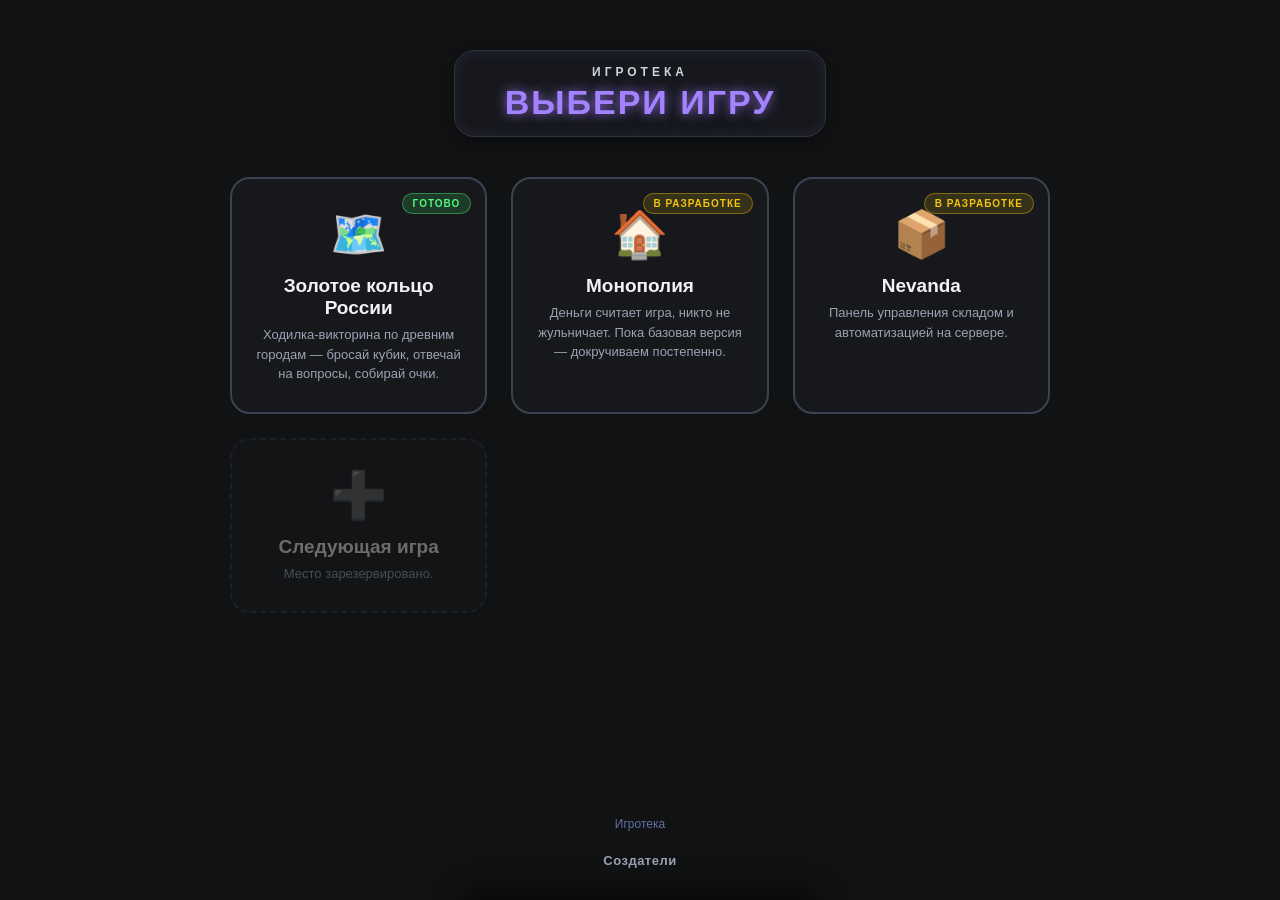
<file: index.html>
<!DOCTYPE html>
<html lang="ru">
<head>
<meta charset="UTF-8">
<meta name="viewport" content="width=device-width, initial-scale=1.0">
<meta name="color-scheme" content="dark">
<title>Игротека</title>
<style>
:root { color-scheme: dark; }
body { font-family: sans-serif; background: #111213; color: #f1f2f3; margin: 0; padding: 20px; display: flex; flex-direction: column; align-items: center; min-height: 100vh; box-sizing: border-box; }
.title-container { display: flex; flex-direction: column; align-items: center; margin-top: 30px; margin-bottom: 40px; background: #16181c; padding: 14px 50px; border-radius: 20px; border: 1px solid #2e3440; box-shadow: inset 0 0 15px rgba(164, 130, 255, 0.1), 0 4px 15px rgba(0,0,0,0.4); text-align: center; }
.small-subtitle { font-size: 12px; font-weight: bold; color: #cbd5e1; text-transform: uppercase; letter-spacing: 4px; margin-bottom: 4px; }
.hub-title { font-size: 34px; font-weight: bold; color: #a482ff; text-transform: uppercase; letter-spacing: 2px; margin: 0; text-shadow: 0 0 10px rgba(164, 130, 255, 0.6), 0 0 20px rgba(164, 130, 255, 0.3); }

.game-grid { display: grid; grid-template-columns: repeat(auto-fit, minmax(240px, 1fr)); gap: 24px; width: 100%; max-width: 820px; }

.game-card { position: relative; background: #16181c; border: 2px solid #2e3440; border-radius: 20px; padding: 28px 22px; display: flex; flex-direction: column; align-items: center; text-align: center; text-decoration: none; color: inherit; transition: transform 0.2s ease, border-color 0.2s ease, box-shadow 0.2s ease; overflow: hidden; }
.game-card:hover { transform: translateY(-4px); border-color: #a482ff; box-shadow: 0 10px 30px rgba(164,130,255,0.25); }
.game-card:active { transform: translateY(-1px) scale(0.98); }

.game-card-icon { font-size: 46px; margin-bottom: 14px; }
.game-card-name { font-size: 19px; font-weight: bold; color: #f1f2f3; margin-bottom: 6px; }
.game-card-desc { font-size: 13px; color: #9aa3b2; line-height: 1.5; }

.game-card.ready { border-color: #3b4252; }
.game-card.ready .game-card-icon { color: #50fa7b; }

.game-card.coming { cursor: default; opacity: 0.55; }
.game-card.coming:hover { transform: none; border-color: #2e3440; box-shadow: none; }
.badge { position: absolute; top: 14px; right: 14px; font-size: 10px; font-weight: bold; letter-spacing: 1px; text-transform: uppercase; padding: 4px 10px; border-radius: 999px; }
.badge-ready { background: rgba(80,250,123,0.15); color: #50fa7b; border: 1px solid rgba(80,250,123,0.4); }
.badge-progress { background: rgba(241,196,15,0.15); color: #f1c40f; border: 1px solid rgba(241,196,15,0.4); }
.badge-soon { background: rgba(139,233,253,0.1); color: #8be9fd; border: 1px solid rgba(139,233,253,0.3); }

.add-card { border-style: dashed; opacity: 0.4; cursor: default; }
.add-card:hover { transform: none; border-color: #2e3440; box-shadow: none; }
.add-card .game-card-icon { color: #6272a4; }

footer { margin-top: auto; padding-top: 40px; display: flex; flex-direction: column; align-items: center; gap: 10px; }
.footer-credit { font-size: 12px; color: #6272a4; text-align: center; }

.btn-transparent { background: transparent; color: #9aa3b2; border: 2px solid transparent; padding: 10px 20px; border-radius: 14px; cursor: pointer; font-weight: bold; font-size: 13px; letter-spacing: 0.5px; transition: border-color 0.2s ease, background 0.2s ease, color 0.2s ease; font-family: inherit; }
.btn-transparent:hover { border-color: #a482ff; background: rgba(164,130,255,0.08); color: #f1f2f3; }

#creators-panel { position: fixed; left: 50%; bottom: 0; width: min(360px, 92vw); max-height: 60%; background: #1c1f26; border-top: 4px solid #a482ff; border-left: 1px solid #2e3440; border-right: 1px solid #2e3440; box-shadow: 0 -10px 30px rgba(0,0,0,0.6); padding: 24px 20px; box-sizing: border-box; z-index: 1300; display: flex; flex-direction: column; transform: translateX(-50%) translateY(100%); transition: transform 0.35s ease; border-radius: 20px 20px 0 0; }
#creators-panel.open { transform: translateX(-50%) translateY(0); }
.settings-panel-header { display: flex; align-items: center; justify-content: space-between; margin-bottom: 10px; border-bottom: 2px solid #3b4252; padding-bottom: 12px; }
.settings-panel-title { font-size: 18px; font-weight: bold; color: #a482ff; letter-spacing: 1px; }
.btn-icon-close { background: transparent; border: none; color: #f1f2f3; font-size: 20px; cursor: pointer; width: 36px; height: 36px; min-width: 36px; border-radius: 50%; display: flex; align-items: center; justify-content: center; transition: background 0.2s ease; line-height: 1; }
.btn-icon-close:hover { background: rgba(255,255,255,0.08); }
.creators-list { list-style: none; margin: 14px 0 0; padding: 0; display: flex; flex-direction: column; gap: 14px; overflow-y: auto; }
.creators-list li { position: relative; padding-left: 20px; font-size: 15px; color: #e5e9f0; }
.creators-list li::before { content: "•"; position: absolute; left: 0; color: #a482ff; font-weight: bold; }
.creators-list a { color: #8be9fd; text-decoration: none; }
.creators-list a:hover { text-decoration: underline; }

@media (max-width: 600px) {
  .hub-title { font-size: 24px; }
  .title-container { padding: 12px 28px; }
}
</style>
</head>
<body>

<div class="title-container">
<div class="small-subtitle">Игротека</div>
<div class="hub-title">Выбери игру</div>
</div>

<div class="game-grid">

  <a class="game-card ready" href="hodilka/index.html">
    <span class="badge badge-ready">Готово</span>
    <div class="game-card-icon">🗺️</div>
    <div class="game-card-name">Золотое кольцо России</div>
    <div class="game-card-desc">Ходилка-викторина по древним городам — бросай кубик, отвечай на вопросы, собирай очки.</div>
  </a>

  <a class="game-card ready" href="monopoly/index.html">
    <span class="badge badge-progress">В разработке</span>
    <div class="game-card-icon">🏠</div>
    <div class="game-card-name">Монополия</div>
    <div class="game-card-desc">Деньги считает игра, никто не жульничает. Пока базовая версия — докручиваем постепенно.</div>
  </a>

    <a class="game-card ready" href="nevanda/index.html">
    <span class="badge badge-progress">В разработке</span>
    <div class="game-card-icon">📦</div>
    <div class="game-card-name">Nevanda</div>
    <div class="game-card-desc">Панель управления складом и автоматизацией на сервере.</div>
  </a>

  <div class="game-card add-card">
    <div class="game-card-icon">➕</div>
    <div class="game-card-name">Следующая игра</div>
    <div class="game-card-desc">Место зарезервировано.</div>
  </div>

</div>

<footer>
  <div class="footer-credit">Игротека</div>
  <button class="btn-transparent" onclick="openCreatorsPanel()">Создатели</button>
</footer>

<div id="creators-panel">
<div class="settings-panel-header">
<div class="settings-panel-title">✨ СОЗДАТЕЛИ</div>
<button class="btn-icon-close" onclick="closeCreatorsPanel()">✕</button>
</div>
<ul class="creators-list">
<li>Зонов Даниил</li>
<li>Хвостиков Григорий</li>
<li>Пара ИИ</li>
<li><a href="https://github.com/F1reFlay/hodilka-golden-ring-game" target="_blank" rel="noopener">Гитхаб</a></li>
<li>Родители</li>
<li>Анастасия Михайловна</li>
</ul>
</div>

<script>
function openCreatorsPanel() {
    document.getElementById("creators-panel").classList.add("open");
}
function closeCreatorsPanel() {
    document.getElementById("creators-panel").classList.remove("open");
}
document.addEventListener("keydown", function(e) {
    if (e.key !== "Escape" && e.key !== "Esc") return;
    const panel = document.getElementById("creators-panel");
    if (panel && panel.classList.contains("open")) {
        closeCreatorsPanel();
    }
});
</script>

</body>
</html>
</file>
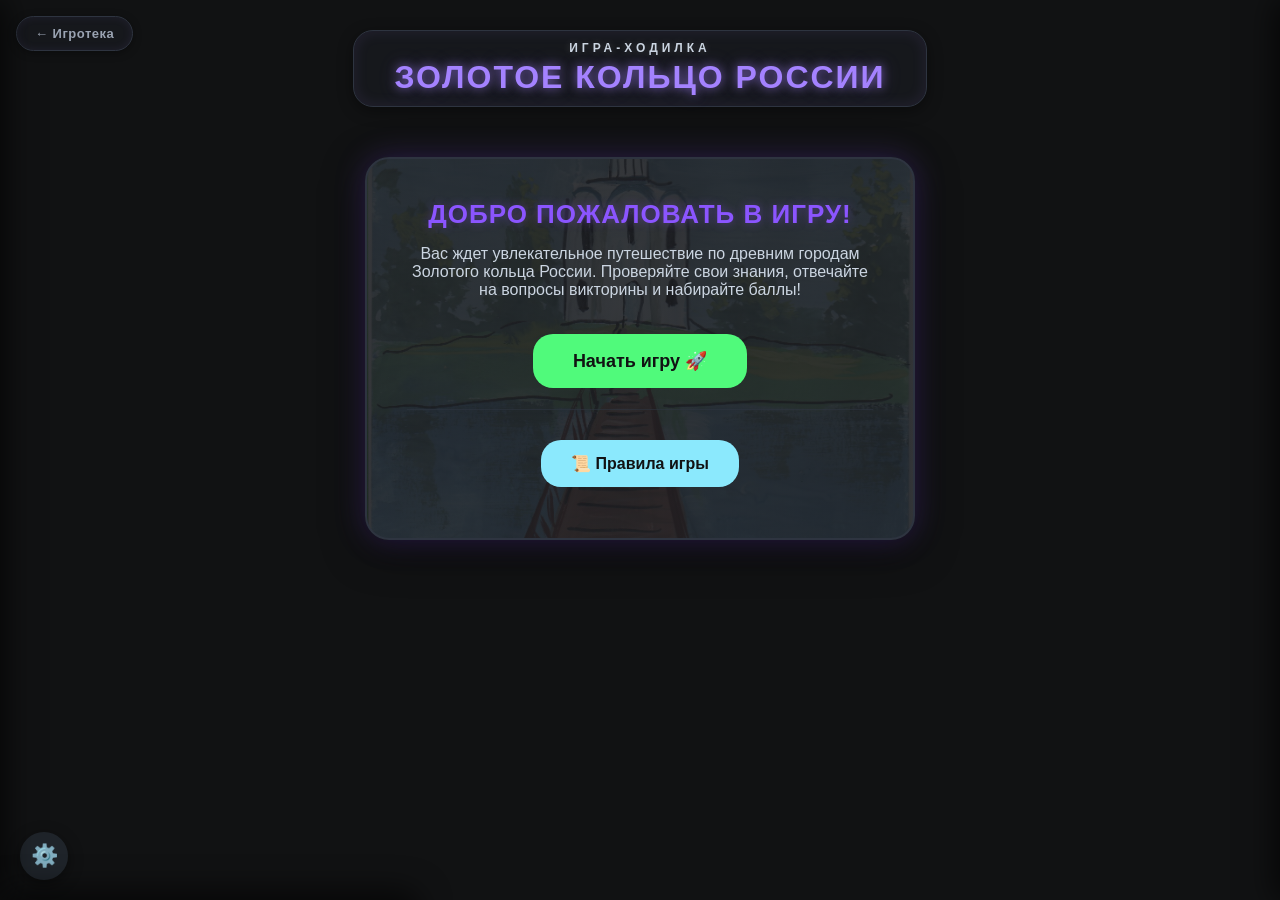
<file: hodilka/index.html>
<!-- ========================================== -->
<!-- ИНДЕКС ЧАСТЬ 1: СТИЛИ ПК И ЭКРАН МОДРИНСА  -->
<!-- ========================================== -->
<!DOCTYPE html>
<html lang="ru">
<head>
<meta charset="UTF-8">
<meta name="viewport" content="width=device-width, initial-scale=1.0">
<meta name="color-scheme" content="dark">
<link rel="stylesheet" href="../hub-link.css">
<title>Игра-ходилка "Золотое кольцо России"</title>
<style>
:root { color-scheme: dark; }
body { font-family: sans-serif; background: #111213; color: #f1f2f3; margin: 0; padding: 20px; display: flex; flex-direction: column; align-items: center; }
.title-container { display: flex; flex-direction: column; align-items: center; margin-top: 10px; margin-bottom: 20px; background: #16181c; padding: 10px 40px; border-radius: 20px; border: 1px solid #2e3440; box-shadow: inset 0 0 15px rgba(164, 130, 255, 0.1), 0 4px 15px rgba(0,0,0,0.4); text-align: center; }
.small-subtitle { font-size: 12px; font-weight: bold; color: #cbd5e1; text-transform: uppercase; letter-spacing: 4px; margin-bottom: 4px; text-shadow: 0 0 8px rgba(255,255,255,0.2); }
.game-title { font-size: 32px; font-weight: bold; color: #a482ff; text-transform: uppercase; letter-spacing: 2px; margin: 0; text-shadow: 0 0 10px rgba(164, 130, 255, 0.6), 0 0 20px rgba(164, 130, 255, 0.3); }
#welcome-screen, #start-screen { display: block; background: linear-gradient(rgba(22,24,28,0.85), rgba(22,24,28,0.85)), url('start-bg.jpg') center/cover no-repeat; padding: 40px; border-radius: 24px; border: 2px solid #2e3440; text-align: center; margin-top: 30px; box-shadow: 0 0 30px rgba(139, 85, 255, 0.25), 0 10px 40px rgba(0,0,0,0.6); max-width: 550px; width: 100%; box-sizing: border-box; }
#start-screen { display: none; }
h1.menu-main-title { margin-top: 0; margin-bottom: 10px; color: #8b55ff; font-size: 26px; text-transform: uppercase; letter-spacing: 1px; text-shadow: 0 0 10px rgba(139,85,255,0.4); }
h2.menu-sub-title { margin-top: 15px; color: #cbd5e1; font-size: 16px; font-weight: normal; margin-bottom: 25px; }
.mode-section { margin-bottom: 20px; border-bottom: 1px solid rgba(46,52,64,0.6); padding-bottom: 15px; }
.mode-section:last-of-type { border-bottom: none; padding-bottom: 0; margin-bottom: 5px; }
.btn-mode { padding: 12px 24px; font-size: 15px; margin: 6px; cursor: pointer; background: #232830; color: #fff; border: 2px solid #3b4252; border-radius: 20px !important; font-weight: bold; transition: all 0.2s ease; }
.btn-mode:hover { border-color: #a482ff; background: #1c1f26; transform: translateY(-2px); box-shadow: 0 6px 15px rgba(164,130,255,0.2); }
.btn-mode:active { transform: translateY(-1px) scale(0.97); }
.btn-mode-selected { border-color: #50fa7b !important; background: #1c1f26 !important; box-shadow: 0 0 15px rgba(80,250,123,0.35) !important; }
.btn-rules { background: #8be9fd; color: #111213; border: none; padding: 14px 30px; font-size: 16px; margin-top: 10px; }
.btn-rules:hover { background: #72cbdc; border-color: transparent; box-shadow: 0 6px 15px rgba(139,233,253,0.3); }
.btn-start-game { background: #50fa7b; color: #111213; border: none; padding: 16px 40px; font-size: 18px; margin-top: 10px; }
.btn-start-game:hover { background: #40c762; box-shadow: 0 6px 20px rgba(80,250,123,0.4); }
#game-interface { display: none; gap: 25px; margin-top: 20px; flex-direction: row; align-items: flex-start; position: relative; }
canvas { border: 4px solid #2e3440; background: #16181c; border-radius: 16px; box-shadow: 0 10px 25px rgba(0,0,0,0.5); display: block; }
#side-panel { width: 280px; background: #16181c; border: 1px solid #2e3440; border-radius: 16px; padding: 20px; display: flex; flex-direction: column; gap: 20px; box-shadow: 0 10px 25px rgba(0,0,0,0.5); box-sizing: border-box; }
.step-dots { display: flex; justify-content: center; gap: 12px; margin-bottom: 20px; flex-wrap: wrap; }
.step-dot { width: 14px; height: 14px; border-radius: 50%; border: 2px solid #3b4252; background: #232830; padding: 0; cursor: pointer; transition: all 0.25s ease; }
.step-dot.active { border-color: #a482ff; transform: scale(1.25); }
.step-dot.filled { background: #50fa7b; border-color: #50fa7b; box-shadow: 0 0 10px rgba(80,250,123,0.5); }
.step-dot.filled.active { border-color: #a482ff; }
@keyframes dotFlowIn { from { transform: scale(0); opacity: 0; } to { transform: scale(1); opacity: 1; } }
.step-dot-flow-in { animation: dotFlowIn 0.3s cubic-bezier(0.34, 1.56, 0.64, 1) both; }
.step-pages { position: relative; min-height: 260px; display: flex; flex-direction: column; justify-content: center; }
.step-page { display: none; }
.wizard-nav-wrap { display: flex; justify-content: center; margin: 25px 0 10px; }
#wizard-start-button { padding: 18px 50px !important; font-size: 19px !important; border-radius: 9999px !important; }
.difficulty-slider-box { display: flex; align-items: center; gap: 14px; margin: 25px 0 10px; }
.difficulty-label { font-size: 12px; font-weight: bold; color: #cbd5e1; text-transform: uppercase; letter-spacing: 1px; white-space: nowrap; }
.wizard-difficulty-slider { flex-grow: 1; -webkit-appearance: none; appearance: none; height: 8px; border-radius: 6px; background: linear-gradient(90deg, #8be9fd, #f1c40f, #ff5555); outline: none; cursor: pointer; }
.wizard-difficulty-slider::-webkit-slider-thumb { -webkit-appearance: none; appearance: none; width: 24px; height: 24px; border-radius: 50%; background: #a482ff; border: 3px solid #f1f2f3; box-shadow: 0 2px 8px rgba(0,0,0,0.5); cursor: pointer; }
.wizard-difficulty-slider::-moz-range-thumb { width: 24px; height: 24px; border-radius: 50%; background: #a482ff; border: 3px solid #f1f2f3; box-shadow: 0 2px 8px rgba(0,0,0,0.5); cursor: pointer; border: none; }
.color-slider-box { display: flex; align-items: center; gap: 16px; margin: 25px 0 10px; }
.color-preview-swatch { width: 40px; height: 40px; min-width: 40px; border-radius: 50%; border: 3px solid #f1f2f3; box-shadow: 0 2px 10px rgba(0,0,0,0.5); transition: background 0.1s ease; }
.wizard-color-slider { flex-grow: 1; -webkit-appearance: none; appearance: none; height: 10px; border-radius: 6px; background: linear-gradient(90deg, #ff0000, #ffff00, #00ff00, #00ffff, #0000ff, #ff00ff, #ff0000); outline: none; cursor: pointer; }
.wizard-color-slider::-webkit-slider-thumb { -webkit-appearance: none; appearance: none; width: 26px; height: 26px; border-radius: 50%; background: #ffffff; border: 3px solid #16181c; box-shadow: 0 2px 8px rgba(0,0,0,0.6); cursor: pointer; }
.wizard-color-slider::-moz-range-thumb { width: 26px; height: 26px; border-radius: 50%; background: #ffffff; border: 3px solid #16181c; box-shadow: 0 2px 8px rgba(0,0,0,0.6); cursor: pointer; }
.names-input-box { display: flex; flex-direction: column; gap: 12px; margin: 25px 0 10px; }
.wizard-name-input { width: 100%; box-sizing: border-box; padding: 14px 16px; font-size: 15px; background: #232830; color: #f1f2f3; border: 2px solid #3b4252; border-radius: 14px; font-weight: bold; text-align: center; transition: all 0.2s ease; }
.wizard-name-input:focus { outline: none; border-color: #a482ff; box-shadow: 0 0 12px rgba(164,130,255,0.3); background: #1c1f26; }
.wizard-name-input::placeholder { color: #6272a4; font-weight: normal; }
@keyframes screenZoomOut { from { transform: scale(1); opacity: 1; } to { transform: scale(0.85); opacity: 0; } }
@keyframes screenZoomIn { from { transform: scale(1.12); opacity: 0; } to { transform: scale(1); opacity: 1; } }
.screen-zoom-out { animation: screenZoomOut 0.35s ease forwards; }
.screen-zoom-in { animation: screenZoomIn 0.35s ease forwards; }
<!-- ========================================== -->
<!-- ИНДЕКС ЧАСТЬ 2: ТАЙМИНГИ И ОКНА ВИКТОРИНЫ  -->
<!-- ========================================== -->
.dice-roll-btn { height: 84px; font-size: 20px; letter-spacing: 0.5px; cursor: pointer; font-weight: bold; width: 100%; border: none !important; outline: none !important; border-radius: 9999px !important; -webkit-appearance: none !important; -moz-appearance: none !important; appearance: none !important; display: flex; align-items: center; justify-content: center; box-sizing: border-box; transition: all 0.18s cubic-bezier(0.34, 1.56, 0.64, 1); background: #50fa7b !important; color: #0b3d1d !important; box-shadow: 0 10px 26px rgba(80,250,123,0.45), inset 0 -5px 0 rgba(0,0,0,0.14) !important; }
.dice-roll-btn:hover { background: #3ddb68 !important; transform: translateY(-3px) scale(1.03); box-shadow: 0 14px 32px rgba(80,250,123,0.6), inset 0 -5px 0 rgba(0,0,0,0.14) !important; }
.dice-roll-btn:active { transform: translateY(0) scale(0.96); box-shadow: 0 4px 12px rgba(80,250,123,0.4), inset 0 4px 8px rgba(0,0,0,0.22) !important; }
.dice-roll-btn.dice-roll-btn-inactive { background: #ff5555 !important; color: #4d0f0f !important; cursor: not-allowed; box-shadow: 0 10px 26px rgba(255,85,85,0.4), inset 0 -5px 0 rgba(0,0,0,0.14) !important; }
.dice-roll-btn.dice-roll-btn-inactive:hover { background: #ff5555 !important; transform: none; box-shadow: 0 10px 26px rgba(255,85,85,0.4), inset 0 -5px 0 rgba(0,0,0,0.14) !important; }
#turn-indicator { font-size: 18px; font-weight: bold; color: #8be9fd; text-align: center; padding: 12px; background: #232830; border-radius: 12px; border: 1px solid #3b4252; }
#dice-zone { display: flex; justify-content: center; align-items: center; min-height: 180px; background: #232830; border-radius: 16px; padding: 10px; border: 1px solid #3b4252; overflow: hidden; }
#dice-video { width: 100%; height: auto; display: block; max-height: 170px; object-fit: contain; }
.status-bookmark { width: 100%; background: #16181c; border: 1px solid #2e3440; border-radius: 16px; padding: 15px; box-shadow: 0 8px 20px rgba(0,0,0,0.4); box-sizing: border-box; }
.bookmark-title { font-size: 14px; font-weight: bold; color: #a482ff; border-bottom: 1px solid #2e3440; padding-bottom: 6px; margin-bottom: 10px; text-align: center; text-transform: uppercase; letter-spacing: 1px; }
.player-status-row { display: flex; align-items: center; justify-content: space-between; margin-bottom: 8px; font-size: 14px; }
.player-status-row:last-child { margin-bottom: 0; }
.status-name-box { display: flex; align-items: center; gap: 8px; }
.status-color-dot { width: 12px; height: 12px; border-radius: 50%; border: 1px solid #ffffff; display: inline-block; }
.badge-state { font-size: 11px; font-weight: bold; padding: 2px 8px; border-radius: 8px; text-transform: uppercase; }
.badge-swamp { background: #ff5555; color: #ffffff; }
.badge-gold { background: #f1c40f; color: #111213; }
.badge-normal { color: #6272a4; font-weight: normal; }
.quiz-options-box { display: flex; flex-direction: column; gap: 10px; margin-top: 15px; }
.btn-quiz-opt { padding: 14px; background: #232830; color: #ffffff; border: 1px solid #3b4252; border-radius: 12px; font-size: 14px; cursor: pointer; text-align: left; font-weight: bold; transition: all 0.2s ease; }
.btn-quiz-opt:hover { background: #2e3440; border-color: #8b55ff; transform: translateX(3px); }
.modal-layout { display: none; position: fixed; left: 0; top: 0; width: 100%; height: 100%; background-color: rgba(0, 0, 0, 0.6); z-index: 1000; }
.modal-content-box { position: absolute; left: 0; top: 0; width: 380px; height: 100%; background: #1c1f26; box-shadow: 5px 0 30px rgba(0, 0, 0, 0.7); padding: 30px 20px; display: flex; flex-direction: column; animation: slideIn 0.3s ease; box-sizing: border-box; border-radius: 0 24px 24px 0 !important; }
#rules-modal-content { border-right: 4px solid #8be9fd; }
#quiz-modal-content { border-right: 4px solid #50fa7b; }
#gold-modal-content { border-right: 4px solid #a482ff; }
@keyframes slideIn { from { transform: translateX(-100%); } to { transform: translateX(0); } }
.modal-header-text { font-size: 22px; color: #f1c40f; font-weight: bold; letter-spacing: 1.5px; margin-bottom: 25px; text-align: center; border-bottom: 2px solid #3b4252; padding-bottom: 12px; }
.rules-color-header { color: #8be9fd; }
.quiz-color-header { color: #50fa7b; }
.gold-color-header { color: #a482ff; }
.modal-scroll-text { font-size: 16px; line-height: 1.7; color: #e5e9f0; flex-grow: 1; overflow-y: auto; margin-bottom: 25px; padding-right: 10px; white-space: pre-line; }
.modal-scroll-text::-webkit-scrollbar { width: 6px; }
.modal-scroll-text::-webkit-scrollbar-thumb { background: #3b4252; border-radius: 4px; }
.modal-scroll-text::-webkit-scrollbar-thumb:hover { background: #f1c40f; }
.btn-close-modal { display: block; padding: 16px 20px; font-size: 16px; background: #f1c40f; color: #111213; border: none; border-radius: 20px !important; font-weight: bold; cursor: pointer; transition: all 0.2s ease; width: 100%; box-shadow: 0 4px 12px rgba(241,196,15,0.3); }
.btn-close-modal:hover { background: #d4ac0d; transform: translateY(-3px); box-shadow: 0 6px 20px rgba(241,196,15,0.4); }
.btn-close-modal:active { transform: translateY(-1px) scale(0.97); }
.btn-close-rules { background: #8be9fd; box-shadow: 0 4px 12px rgba(139,233,253,0.3); }
.btn-close-rules:hover { background: #72cbdc; box-shadow: 0 6px 20px rgba(139,233,253,0.4); }
.btn-close-gold { background: #a482ff; box-shadow: 0 4px 12px rgba(164,130,255,0.3); }
.btn-close-gold:hover { background: #8c66ff; box-shadow: 0 6px 20px rgba(164,130,255,0.4); }
#win-modal { display: none; position: fixed; left: 0; top: 0; width: 100%; height: 100%; background-color: rgba(0, 0, 0, 0.75); z-index: 2000; }
#win-modal-content { position: absolute; left: 50%; top: 0; transform: translateX(-50%); width: 450px; background: #16181c; border-bottom: 4px solid #a482ff; border-left: 1px solid #2e3440; border-right: 1px solid #2e3440; border-radius: 0 0 24px 24px; padding: 40px 30px; text-align: center; box-shadow: 0 15px 40px rgba(0,0,0,0.8); animation: slideDown 0.4s ease; box-sizing: border-box; }
@keyframes slideDown { from { top: -100%; } to { top: 0; } }
.winner-badge { display: inline-block; padding: 20px 45px; font-size: 24px; font-weight: bold; color: #ffffff; border-radius: 24px; margin: 25px 0; transform: translateY(-8px); box-shadow: 0 4px 0 rgba(0,0,0,0.3), 0 10px 20px rgba(164, 130, 255, 0.3), 0 20px 40px rgba(164, 130, 255, 0.15), 0 30px 60px rgba(164, 130, 255, 0.08); border: 2px solid rgba(255,255,255,0.1); }
.btn-restart { padding: 16px 32px; font-size: 16px; background: #a482ff; color: #111213; border: none; border-radius: 20px !important; font-weight: bold; cursor: pointer; transition: all 0.2s ease; width: 100%; box-shadow: 0 4px 12px rgba(164,130,255,0.3); margin-top: 15px; }
.btn-restart:hover { background: #8c66ff; transform: translateY(-2px); box-shadow: 0 6px 20px rgba(164,130,255,0.4); }
.btn-restart:active { transform: translateY(0) scale(0.98); }
#hint-bookmark-tab { display: none; align-items: center; justify-content: center; position: fixed; top: 50%; right: 0; transform: translateY(-50%); z-index: 1100; width: 52px; height: 64px; background: #f1c40f; color: #111213; border: none; border-radius: 14px 0 0 14px !important; font-size: 26px; cursor: pointer; box-shadow: -4px 4px 15px rgba(0,0,0,0.4); transition: all 0.2s ease; }
#hint-bookmark-tab:hover { background: #d4ac0d; width: 58px; }
.hint-tab-tooltip { position: absolute; right: 100%; top: 50%; transform: translateY(-50%) translateX(6px); margin-right: 4px; background: #1c1f26; color: #f1f2f3; font-size: 13px; font-weight: bold; padding: 8px 14px; border-radius: 10px; white-space: nowrap; box-shadow: 0 4px 15px rgba(0,0,0,0.5); border: 1px solid #3b4252; opacity: 0; pointer-events: none; transition: all 0.2s ease; }
#hint-bookmark-tab:hover .hint-tab-tooltip { opacity: 1; transform: translateY(-50%) translateX(0); }
#hint-bookmark-panel { position: fixed; top: 0; right: 0; transform: translateX(100%); width: 380px; height: 100%; background: #1c1f26; border-left: 4px solid #f1c40f; box-shadow: -5px 0 30px rgba(0,0,0,0.7); padding: 30px 20px; box-sizing: border-box; z-index: 1200; display: flex; flex-direction: column; transition: transform 0.35s ease; }
#hint-bookmark-panel.open { transform: translateX(0); }
.btn-close-bookmark { background: #f1c40f; box-shadow: 0 4px 12px rgba(241,196,15,0.3); }
.btn-close-bookmark:hover { background: #d4ac0d; }
@media (max-width: 1024px) {
#game-interface { flex-direction: column; align-items: center; }
canvas { max-width: 100%; width: 100% !important; height: auto !important; }
#side-panel { width: 100%; max-width: 500px; }
.title-container { width: 90%; padding: 10px 20px; margin-bottom: 10px; box-sizing: border-box; }
.game-title { font-size: 24px; }
.modal-content-box { position: absolute; left: 0; top: auto; bottom: 0; width: 100% !important; max-width: 100% !important; height: auto !important; max-height: 85% !important; border-right: none !important; border-top: 4px solid #f1c40f; border-radius: 24px 24px 0 0 !important; box-sizing: border-box; padding: 20px; animation: slideUp 0.3s ease; }
#rules-modal-content { border-top: 4px solid #8be9fd; border-right: none !important; }
#quiz-modal-content { border-top: 4px solid #50fa7b; border-right: none !important; }
#gold-modal-content { border-top: 4px solid #a482ff; border-right: none !important; }
@keyframes slideUp { from { transform: translateY(100%); } to { transform: translateY(0); } }
#win-modal-content { width: 95%; padding: 25px 20px; }
.winner-badge { padding: 15px 30px; font-size: 20px; }
#hint-bookmark-panel { width: 90%; max-width: 380px; }
#hint-bookmark-tab { width: 44px; height: 54px; font-size: 20px; }
}
<!-- ========================================== -->
<!-- ИНДЕКС ЧАСТЬ 3: HTML СТРУКТУРА ПРИЛОЖЕНИЯ  -->
<!-- ========================================== -->
@media (max-width: 768px) {
body { padding: 15px; }
.small-subtitle { font-size: 10px; letter-spacing: 3px; }
.game-title { font-size: 20px; }
#welcome-screen, #start-screen { padding: 25px 20px; margin-top: 15px; width: 100%; box-sizing: border-box; border-radius: 24px !important; }
#welcome-screen h1, #start-screen h1 { font-size: 18px; }
#welcome-screen h2, #start-screen h2 { font-size: 14px; }
.btn-mode { padding: 12px 20px; font-size: 14px; margin: 5px; width: calc(100% - 10px); border-radius: 20px !important; }
#side-panel { padding: 12px; gap: 12px; border-radius: 16px !important; }
.dice-roll-btn { height: 66px !important; font-size: 18px; border-radius: 9999px !important; -webkit-appearance: none !important; -moz-appearance: none !important; appearance: none !important; }
.dice-roll-btn.dice-roll-btn-inactive { border-radius: 9999px !important; }
#turn-indicator { font-size: 14px; padding: 8px; border-radius: 12px !important; }
#dice-zone { font-size: 36px; padding: 10px; min-height: 140px; border-radius: 16px !important; }
#win-modal-content { width: 90%; }
.step-dots { gap: 8px; margin-bottom: 14px; }
.difficulty-slider-box { gap: 8px; }
.difficulty-label { font-size: 10px; }
.color-slider-box { gap: 10px; }
.color-preview-swatch { width: 32px; height: 32px; min-width: 32px; }
}
body.light-theme { background: #f1f2f3; color: #16181c; }
body.light-theme .title-container { background: #ffffff; border-color: #d0d5dd; }
body.light-theme .game-title { color: #7c3aed; text-shadow: none; }
body.light-theme .small-subtitle { color: #4b5563; }
body.light-theme #welcome-screen, body.light-theme #start-screen { background: linear-gradient(rgba(255,255,255,0.55), rgba(255,255,255,0.55)), url('start-bg.jpg') center/cover no-repeat; border-color: #d0d5dd; }
body.light-theme h1.menu-main-title { color: #7c3aed; text-shadow: none; }
body.light-theme h2.menu-sub-title { color: #374151; }
body.light-theme .btn-mode:not(.btn-start-game):not(.btn-rules) { background: #eef0f3; color: #16181c; border-color: #d0d5dd; }
body.light-theme .btn-mode:not(.btn-start-game):not(.btn-rules):hover { background: #e2e5ea; }
body.light-theme .btn-mode-selected { background: #eafff1 !important; border-color: #22c55e !important; }
body.light-theme #side-panel, body.light-theme .status-bookmark, body.light-theme #turn-indicator, body.light-theme #dice-zone { background: #ffffff; border-color: #d0d5dd; color: #16181c; }
body.light-theme .modal-content-box { background: #ffffff; color: #16181c; }
body.light-theme .modal-content-box .modal-scroll-text { color: #16181c; }
body.light-theme .modal-content-box .modal-header-text { border-bottom-color: #d0d5dd; }
body.light-theme .player-status-row { color: #16181c; }
body.light-theme .step-dot { background: #eef0f3; border-color: #d0d5dd; }
body.light-theme .btn-quiz-opt { background: #eef0f3; color: #16181c; border-color: #d0d5dd; }
body.light-theme .btn-quiz-opt:hover { background: #e2e5ea; }
body.light-theme .names-input-box .wizard-name-input, body.light-theme .wizard-name-input { background: #eef0f3; color: #16181c; border-color: #d0d5dd; }
#settings-gear-btn { display: flex; align-items: center; justify-content: center; position: fixed; bottom: 20px; left: 20px; z-index: 1100; width: 48px; height: 48px; border-radius: 50%; border: none; background: rgba(35,40,48,0.85); font-size: 22px; cursor: grab; box-shadow: 0 4px 15px rgba(0,0,0,0.4); transition: background 0.2s ease, left 0.3s ease, right 0.3s ease, top 0.3s ease, bottom 0.3s ease; touch-action: none; user-select: none; }
#settings-gear-btn:active { cursor: grabbing; }
#settings-gear-btn:hover { background: rgba(98,102,112,0.85); }
#settings-panel { position: fixed; top: 0; left: 0; transform: translateX(-100%); width: min(320px, 92vw); height: 100%; background: #1c1f26; border-right: 4px solid #a482ff; box-shadow: 5px 0 30px rgba(0,0,0,0.7); padding: 30px 20px; box-sizing: border-box; z-index: 1200; display: flex; flex-direction: column; transition: transform 0.35s ease; }
#settings-panel.open { transform: translateX(0); }
.settings-panel-header { display: flex; align-items: center; justify-content: space-between; margin-bottom: 10px; border-bottom: 2px solid #3b4252; padding-bottom: 12px; }
.settings-panel-header .modal-header-text { margin-bottom: 0; border-bottom: none; padding-bottom: 0; }
.btn-icon-close { background: transparent; border: none; color: #f1f2f3; font-size: 20px; cursor: pointer; width: 36px; height: 36px; min-width: 36px; border-radius: 50%; display: flex; align-items: center; justify-content: center; transition: background 0.2s ease; line-height: 1; }
.btn-icon-close:hover { background: rgba(255,255,255,0.08); }
.settings-row { display: flex; align-items: center; justify-content: space-between; gap: 12px; padding: 16px 0; border-bottom: 1px solid rgba(59,66,82,0.5); }
.settings-row:last-of-type { border-bottom: none; }
.settings-row-label { font-size: 15px; font-weight: bold; color: #f1f2f3; }
.toggle-switch { position: relative; display: inline-block; width: 50px; height: 28px; flex-shrink: 0; }
.toggle-switch input { opacity: 0; width: 0; height: 0; position: absolute; }
.toggle-slider { position: absolute; inset: 0; cursor: pointer; background: #3b4252; border-radius: 999px; transition: background 0.2s ease; }
.toggle-slider::before { content: ""; position: absolute; height: 22px; width: 22px; left: 3px; top: 3px; background: #f1f2f3; border-radius: 50%; transition: transform 0.2s ease; box-shadow: 0 2px 6px rgba(0,0,0,0.4); }
.toggle-switch input:checked + .toggle-slider { background: #50fa7b; }
.toggle-switch input:checked + .toggle-slider::before { transform: translateX(22px); }
.btn-transparent { background: transparent; color: #f1f2f3; border: 2px solid transparent; padding: 12px 20px; border-radius: 14px; cursor: pointer; font-weight: bold; font-size: 14px; letter-spacing: 0.5px; margin-top: auto; transition: border-color 0.2s ease, background 0.2s ease; }
.settings-row-volume { flex-direction: column; align-items: stretch; gap: 10px; border-bottom: none !important; }
.settings-volume-slider { width: 100%; box-sizing: border-box; -webkit-appearance: none; appearance: none; height: 8px; border-radius: 6px; background: linear-gradient(90deg, #3b4252, #50fa7b); outline: none; cursor: pointer; }
.settings-volume-slider::-webkit-slider-thumb { -webkit-appearance: none; appearance: none; width: 22px; height: 22px; border-radius: 50%; background: #a482ff; border: 3px solid #f1f2f3; box-shadow: 0 2px 8px rgba(0,0,0,0.5); cursor: pointer; }
.settings-volume-slider::-moz-range-thumb { width: 22px; height: 22px; border-radius: 50%; background: #a482ff; border: 3px solid #f1f2f3; box-shadow: 0 2px 8px rgba(0,0,0,0.5); cursor: pointer; border: none; }
.btn-transparent:hover { border-color: #a482ff; background: rgba(164,130,255,0.08); }
#creators-panel { position: fixed; left: 0; bottom: 0; width: min(320px, 92vw); max-height: 60%; background: #1c1f26; border-top: 4px solid #a482ff; box-shadow: 0 -10px 30px rgba(0,0,0,0.6); padding: 24px 20px; box-sizing: border-box; z-index: 1300; display: flex; flex-direction: column; transform: translateY(100%); transition: transform 0.35s ease; border-radius: 0 20px 0 0; }
#creators-panel.open { transform: translateY(0); }
.creators-list { list-style: none; margin: 14px 0 0; padding: 0; display: flex; flex-direction: column; gap: 14px; overflow-y: auto; }
.creators-list li { position: relative; padding-left: 20px; font-size: 15px; color: #e5e9f0; }
.creators-list li::before { content: "•"; position: absolute; left: 0; color: #a482ff; font-weight: bold; }
.creators-list a { color: #8be9fd; text-decoration: none; }
.creators-list a:hover { text-decoration: underline; }
body.energy-saving * { transition: none !important; animation: none !important; }
body.energy-saving .btn-mode:hover,
body.energy-saving .btn-mode:active,
body.energy-saving .dice-roll-btn:hover,
body.energy-saving .dice-roll-btn:active,
body.energy-saving .btn-close-modal:hover,
body.energy-saving .btn-close-modal:active,
body.energy-saving .btn-restart:hover,
body.energy-saving .btn-restart:active,
body.energy-saving .btn-quiz-opt:hover,
body.energy-saving #settings-gear-btn:hover,
body.energy-saving #hint-bookmark-tab:hover,
body.energy-saving .btn-icon-close:hover,
body.energy-saving .btn-transparent:hover { transform: none !important; }
@media (min-width: 1100px) {
#settings-panel, #creators-panel { width: 420px; }
}
@media (min-width: 1500px) {
#settings-panel, #creators-panel { width: 480px; }
}
</style>
</head>
<body>
<a class="hub-link" href="../">← Игротека</a>
<div class="title-container">
<div class="small-subtitle">Игра-ходилка</div>
<div class="game-title">Золотое кольцо России</div>
</div>
<div id="welcome-screen">
<h1 class="menu-main-title">Добро пожаловать в игру!</h1>
<h2 class="menu-sub-title">Вас ждет увлекательное путешествие по древним городам Золотого кольца России. Проверяйте свои знания, отвечайте на вопросы викторины и набирайте баллы!</h2>
<div class="mode-section">
<button class="btn-mode btn-start-game" onclick="openModeSelection()">Начать игру 🚀</button>
</div>
<div class="mode-section">
<button class="btn-mode btn-rules" onclick="openRulesModal()">📜 Правила игры</button>
</div>
</div>
<div id="start-screen">
<div class="step-dots" id="step-dots">
<button class="step-dot" data-step="0" onclick="goToStep(0)"></button>
</div>
<div class="step-pages" id="step-pages">
<div class="step-page" data-step="0">
<h1 class="menu-main-title">Выбор режима</h1>
<div class="mode-section">
<h2>🤖 Одиночная игра (против ботов):</h2>
<button class="btn-mode" onclick="selectMode(2, true, this)">Вы + 1 Бот</button>
<button class="btn-mode" onclick="selectMode(3, true, this)">Вы + 2 Бота</button>
<button class="btn-mode" onclick="selectMode(4, true, this)">Вы + 3 Бота</button>
</div>
<div class="mode-section">
<h2>👥 Мультиплеер (на одном экране):</h2>
<button class="btn-mode" onclick="selectMode(2, false, this)">2 Игрока</button>
<button class="btn-mode" onclick="selectMode(3, false, this)">3 Игрока</button>
<button class="btn-mode" onclick="selectMode(4, false, this)">4 Игрока</button>
</div>
</div>
</div>
<div class="wizard-nav-wrap">
<button id="wizard-start-button" class="btn-mode btn-start-game" style="display:none;">Начать 🚀</button>
</div>
<div class="mode-section">
<button class="btn-mode btn-rules" onclick="openRulesModal()">📜 Правила игры</button>
</div>
</div>
<div id="game-interface">
<div>
<canvas id="gameCanvas" width="850" height="510"></canvas>
</div>
<div id="side-panel">
<div id="turn-indicator">Ожидание...</div>
<div id="dice-zone">
<video id="dice-video" playsinline muted></video>
</div>
<button id="roll-button" onclick="playerTurn()" onmousedown="applyPress(this,0.95)" onmouseup="releasePress(this)" onmouseleave="releasePress(this)" ontouchstart="applyPress(this,0.95)" ontouchend="releasePress(this)" style="height:60px;width:100%;box-sizing:border-box;border:none;border-radius:20px;font-size:18px;font-weight:bold;font-family:inherit;cursor:pointer;background:#50fa7b;color:#0b3d1d;box-shadow:0 8px 22px rgba(80,250,123,0.5);transition:transform 0.15s ease;">Бросить кубик 🎲</button>
<div class="status-bookmark">
<div class="bookmark-title">📜 Путевой Лист</div>
<div id="bookmark-players-list"></div>
</div>
</div>
</div>
<button id="settings-gear-btn" onmousedown="applyPress(this,0.9)" onmouseup="releasePress(this)" onmouseleave="releasePress(this)" ontouchstart="applyPress(this,0.9)" ontouchend="releasePress(this)">⚙️</button>
<div id="settings-panel">
<div class="settings-panel-header">
<div class="modal-header-text" style="color:#a482ff;">⚙️ НАСТРОЙКИ</div>
<button class="btn-icon-close" onclick="closeSettingsPanel()">✕</button>
</div>
<div class="settings-row">
<span class="settings-row-label">🌙 Тёмная тема</span>
<label class="toggle-switch">
<input type="checkbox" id="theme-toggle-input" onchange="toggleTheme()">
<span class="toggle-slider"></span>
</label>
</div>
<div class="settings-row">
<span class="settings-row-label">🔋 Энергосбережение</span>
<label class="toggle-switch">
<input type="checkbox" id="energy-toggle-input" onchange="toggleEnergySaving()">
<span class="toggle-slider"></span>
</label>
</div>
<div class="settings-row">
<span class="settings-row-label">🔊 Звук</span>
<label class="toggle-switch">
<input type="checkbox" id="sound-toggle-input" onchange="toggleSound()">
<span class="toggle-slider"></span>
</label>
</div>
<div class="settings-row settings-row-volume" id="sound-volume-row">
<span class="settings-row-label">🔉 Громкость</span>
<input type="range" class="settings-volume-slider" id="sound-volume-slider" min="0" max="100" value="70" oninput="setSoundVolume(this.value)">
</div>
<button class="btn-transparent" onclick="openCreatorsPanel()">Создатели</button>
</div>
<div id="creators-panel">
<div class="settings-panel-header">
<div class="modal-header-text" style="color:#a482ff;">✨ СОЗДАТЕЛИ</div>
<button class="btn-icon-close" onclick="closeCreatorsPanel()">✕</button>
</div>
<ul class="creators-list">
<li>Зонов Даниил</li>
<li>Хвостиков Григорий</li>
<li>Пара ИИ</li>
<li><a href="https://github.com/F1reFlay/hodilka-golden-ring-game" target="_blank" rel="noopener">Гитхаб</a></li>
<li>Родители</li>
<li>Анастасия Михайловна</li>
</ul>
</div>
<button id="hint-bookmark-tab" onclick="toggleHintBookmark()">📖<span class="hint-tab-tooltip">Подсказка о городе</span></button>
<div id="hint-bookmark-panel">
<div class="modal-header-text gold-color-header">📖 О ГОРОДЕ</div>
<div id="hint-bookmark-text" class="modal-scroll-text">Текст...</div>
<button class="btn-close-modal btn-close-bookmark" onclick="closeHintBookmark()">Закрыть</button>
</div>
<div id="gold-modal" class="modal-layout">
<div id="gold-modal-content" class="modal-content-box">
<div class="modal-header-text gold-color-header">✨ ИСТОРИЯ ГОРОДА ✨</div>
<div id="gold-modal-text" class="modal-scroll-text">Текст...</div>
<button class="btn-close-modal btn-close-gold" onclick="closeGoldModal()">Вернуться в игру</button>
</div>
</div>
<div id="quiz-modal" class="modal-layout">
<div id="quiz-modal-content" class="modal-content-box">
<div class="modal-header-text quiz-color-header" style="color: #50fa7b;">🧠 ВОПРОС НА БАЛЛЫ</div>
<div id="quiz-modal-question" class="modal-scroll-text" style="font-weight: bold; margin-bottom: 5px; flex-grow: 0; min-height: auto;">Вопрос...</div>
<div id="quiz-options-container" class="quiz-options-box"></div>
</div>
</div>
<div id="rules-modal" class="modal-layout">
<div id="rules-modal-content" class="modal-content-box">
<div class="modal-header-text rules-color-header">📜 ПРАВИЛА ИГРЫ</div>
<div id="rules-modal-text" class="modal-scroll-text">Текст правил...</div>
<button class="btn-close-modal btn-close-rules" onclick="closeRulesModal()">Понятно</button>
</div>
</div>
<div id="win-modal">
<div id="win-modal-content">
<h2 style="color: #a482ff; margin: 0; font-size: 24px; letter-spacing: 1px;">🎉 Путешествие завершено! 🎉</h2>
<p style="color: #cbd5e1; margin-top: 10px; font-size: 15px;">Лидер великого похода по баллам:</p>
<div id="winner-name" class="winner-badge">Победитель</div>
<button class="btn-restart" onclick="backToMenu()">Выбрать другой режим</button>
</div>
</div>
<script src="game.js"></script>
</body>
</html>
</file>
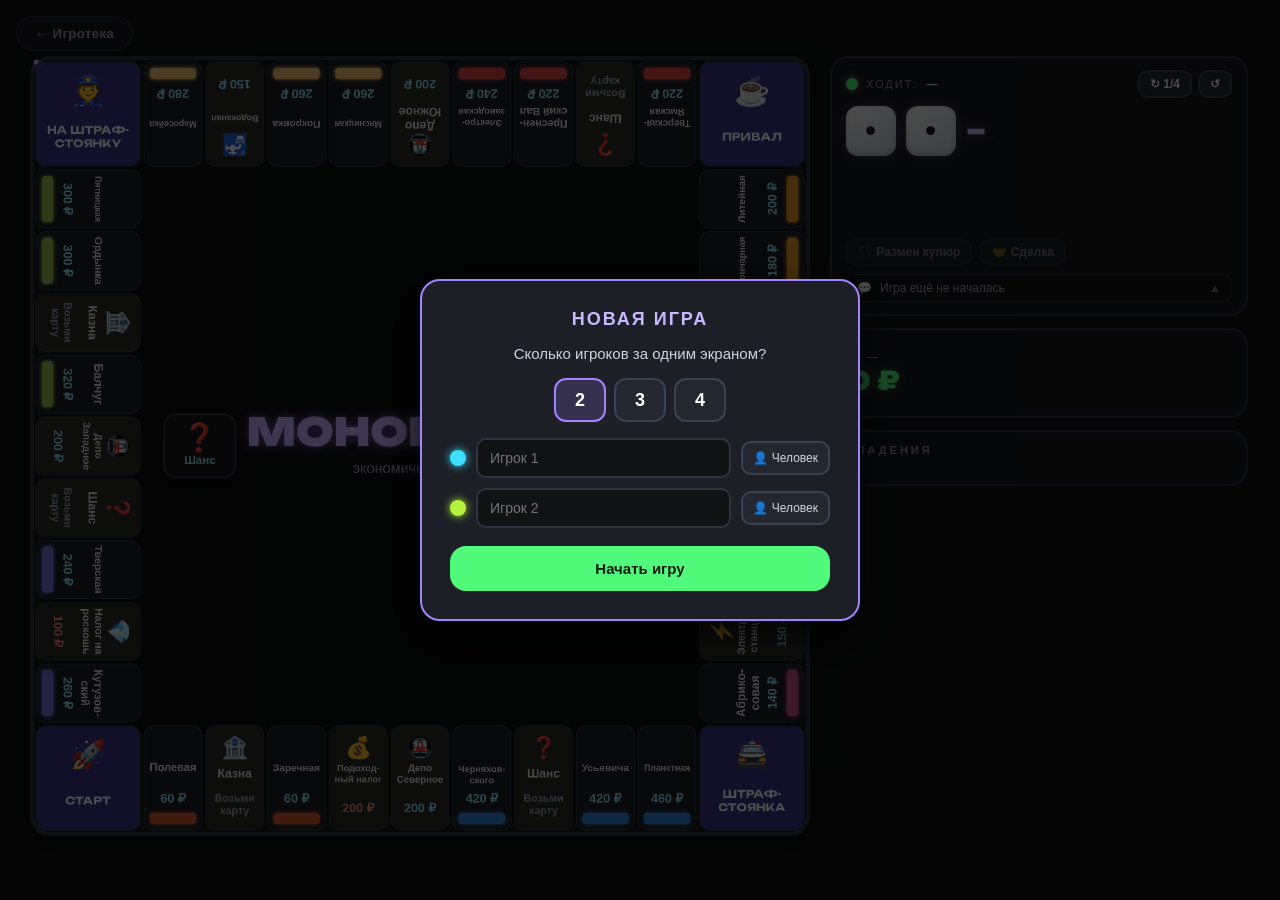
<file: monopoly/index.html>
<!DOCTYPE html>
<html lang="ru">
<head>
<link rel="preconnect" href="https://fonts.googleapis.com">
<link rel="preconnect" href="https://fonts.gstatic.com" crossorigin>
<link href="https://fonts.googleapis.com/css2?family=Unbounded:wght@700;900&display=swap" rel="stylesheet">
<meta charset="UTF-8">
<meta name="viewport" content="width=device-width, initial-scale=1.0">
<meta name="color-scheme" content="dark">
<link rel="stylesheet" href="../hub-link.css">
<title>Монополия</title>
<style>
/* телефон и узкий экран: доска на всю ширину, всё остальное под ней */
:root { color-scheme: dark; --board: min(800px, calc(100vw - 24px)); }
/* компьютер: доска слева (по высоте окна), меню справа, как в ходилке */
@media (min-width: 1000px) {
  :root { --board: min(900px, calc(100vh - 84px), calc(100vw - 500px)); }
}
* { box-sizing: border-box; }
body { font-family: sans-serif; background: #111213; color: #f1f2f3; margin: 0; padding: 56px 20px 24px; display: flex; flex-direction: column; align-items: center; }
button { font-family: inherit; }
.hidden { display: none !important; }

/* единый блок: сверху доска, снизу меню */
#game-block { width: 100%; display: flex; flex-direction: column; align-items: center; gap: 14px; }
@media (min-width: 1000px) {
  #game-block { flex-direction: row; align-items: flex-start; justify-content: center; gap: 20px; }
}

/* --- доска --- */
#board-stage { position: relative; width: var(--board); aspect-ratio: 1; border: 4px solid #2e3440; background: #16181c; border-radius: 20px; box-shadow: 0 10px 25px rgba(0,0,0,0.5); container-type: inline-size; }
#board-canvas { display: block; width: 100%; height: 100%; border-radius: 16px; }
#link-svg { position: absolute; inset: 0; width: 100%; height: 100%; pointer-events: none; z-index: 3; }
#link-line { stroke: #a482ff; stroke-width: 2; stroke-dasharray: 5 4; fill: none; filter: drop-shadow(0 0 4px #a482ff); }
#link-dot { fill: #c9b8ff; filter: drop-shadow(0 0 5px #a482ff); }

.deck-mini { position: absolute; top: 50%; transform: translate(-50%, -50%); width: 9.5cqw; padding: 1.2cqw 0.4cqw; border-radius: 1.6cqw; background: #16181c; border: 0.3cqw solid #2e3440; display: flex; flex-direction: column; align-items: center; gap: 0.2cqw; box-shadow: 0 0.8cqw 2cqw rgba(0,0,0,0.45); z-index: 2; }
.deck-mini .deck-icon { font-size: 3.6cqw; line-height: 1; }
.deck-mini .deck-name { font-size: 1.5cqw; font-weight: 800; color: #8be9fd; }
.deck-mini .deck-count { font-size: 1.1cqw; color: #6b7280; letter-spacing: 0.1cqw; }
#deck-chance { left: 21.5%; }
#deck-community { left: 78.5%; }

/* всплывающий экранчик с информацией о клетке */
#tile-info { position: absolute; left: 50%; transform: translateX(-50%); width: 42cqw; z-index: 4; --fs: 1.75cqw; max-height: 26cqw; overflow: hidden; border-radius: 1.4cqw; box-shadow: 0 1cqw 3cqw rgba(0,0,0,0.6), 0 0 2.4cqw rgba(164,130,255,0.25); animation: infoIn 0.18s ease-out; }
@keyframes infoIn { from { opacity: 0; margin-top: 8px; } to { opacity: 1; margin-top: 0; } }

/* карточка клетки (в экранчике и в предпросмотре владений) */
.tile-card { font-size: var(--fs, 13px); background: #1c1f26; border: 0.14em solid #3b4252; border-radius: 0.8em; color: #e5e9f0; overflow: hidden; line-height: 1.25; }
.tc-head { display: flex; justify-content: space-between; align-items: center; gap: 0.6em; padding: 0.55em 0.8em; font-weight: 800; background: var(--g, #3C3489); color: #0d0e10; }
.tc-head.light { color: #ffffff; }
.tc-sub { font-weight: 700; opacity: 0.8; font-size: 0.85em; white-space: nowrap; }
.tc-body { padding: 0.55em 0.85em 0.6em; }
.tc-text { color: #cbd5e1; }
.tc-rows { display: grid; grid-template-columns: 1fr auto 1fr auto; column-gap: 1em; row-gap: 0.2em; }
.tc-rows span:nth-child(4n+2), .tc-rows span:nth-child(4n) { text-align: right; font-weight: 700; color: #8be9fd; }
.tc-foot { display: flex; justify-content: space-between; gap: 0.6em; margin-top: 0.5em; padding-top: 0.45em; border-top: 1px solid #2e3440; color: #9aa3b2; font-size: 0.92em; }
.tc-owner { display: inline-flex; align-items: center; gap: 0.4em; }
.tc-owner i { width: 0.8em; height: 0.8em; border-radius: 50%; background: var(--pc); display: inline-block; }
.tc-built { font-size: 1.15em; letter-spacing: 0.05em; min-height: 1.3em; }

/* --- меню под доской --- */
#menu { width: 100%; max-width: 560px; display: flex; flex-direction: column; gap: 12px; }
#turn-col { order: 0; } #money-col { order: 1; } #props-col { order: 2; }
@media (min-width: 1000px) {
  #menu { width: 420px; flex: none; max-width: none; max-height: calc(var(--board) + 8px); overflow-y: auto; padding-right: 2px; scrollbar-width: thin; }
}
.panel { background: #16181c; border: 2px solid #2e3440; border-radius: 18px; padding: 12px 14px; box-shadow: inset 0 0 14px rgba(164,130,255,0.06); min-width: 0; }
.panel h3 { margin: 0 0 8px; font-size: 11px; letter-spacing: 3px; text-transform: uppercase; color: #8b8f98; font-weight: 700; }

/* деньги */
#money-col { display: flex; flex-direction: column; gap: 8px; }
#others-list { display: flex; flex-direction: column; gap: 5px; }
.player-row { display: flex; align-items: center; gap: 8px; font-size: 13px; }
.player-row .dot, #me-head .dot, #turn-dot { width: 12px; height: 12px; border-radius: 50%; flex: none; box-shadow: 0 0 8px currentColor; }
.player-row .pname { flex: 1; min-width: 0; overflow: hidden; text-overflow: ellipsis; white-space: nowrap; color: #9aa3b2; }
.player-row .pmoney { font-weight: 700; color: #f1f2f3; }
.player-row.bankrupt { opacity: 0.4; text-decoration: line-through; }
.muted { color: #6b7280; font-size: 12px; }
#me-head { display: flex; align-items: center; gap: 8px; font-size: 12px; color: #9aa3b2; }
#me-total { font-family: 'Unbounded', sans-serif; font-weight: 900; font-size: 26px; color: #50fa7b; text-shadow: 0 0 14px rgba(80,250,123,0.35); }
#notes { display: grid; grid-template-columns: repeat(3, 1fr); gap: 6px; margin-top: auto; }
.note { height: 32px; border-radius: 6px; display: flex; align-items: center; justify-content: space-between; padding: 0 7px; color: #111213; font-weight: 900; font-size: 13px; font-family: 'Unbounded', sans-serif; box-shadow: inset 0 0 0 2px rgba(0,0,0,0.12), 0 2px 5px rgba(0,0,0,0.4); transition: opacity 0.3s ease; }
.note small { font-family: sans-serif; font-size: 10px; font-weight: 700; background: rgba(0,0,0,0.28); color: #fff; border-radius: 7px; padding: 1px 5px; }
.note.zero { opacity: 0.22; }

/* ход: кубики, вопрос, кнопки, строка событий */
#turn-col { display: flex; flex-direction: column; gap: 8px; position: relative; }
#turn-line { display: flex; align-items: center; gap: 8px; font-size: 11px; letter-spacing: 2px; text-transform: uppercase; color: #8b8f98; }
#turn-dot { background: #50fa7b; }
#turn-name { color: #f1f2f3; font-weight: 700; }
#turn-tools { margin-left: auto; display: flex; gap: 6px; }
#dice-row { display: flex; align-items: center; gap: 10px; }
.die { width: 50px; height: 50px; border-radius: 12px; background: linear-gradient(145deg, #ffffff, #cfd4de); display: grid; grid-template-columns: repeat(3, 1fr); grid-template-rows: repeat(3, 1fr); padding: 8px; box-shadow: 0 0 14px rgba(164,130,255,0.35), inset 0 -3px 6px rgba(0,0,0,0.18); flex: none; }
.die .pip { width: 100%; height: 100%; border-radius: 50%; background: transparent; transform: scale(0.8); }
.die .pip.on { background: #16181c; }
.die.rolling { animation: tumble 0.4s linear infinite; }
@keyframes tumble { 0% { transform: rotate(0deg) scale(1); } 50% { transform: rotate(180deg) scale(1.15); } 100% { transform: rotate(360deg) scale(1); } }
#roll-info { display: flex; align-items: baseline; gap: 8px; min-width: 0; }
#roll-sum { font-family: 'Unbounded', sans-serif; font-weight: 900; font-size: 30px; color: #c9b8ff; text-shadow: 0 0 14px rgba(164,130,255,0.6); line-height: 1; }
#roll-note { font-size: 11px; color: #8b8f98; letter-spacing: 1px; text-transform: uppercase; }
#prompt { font-size: 14px; font-weight: 700; color: #f1f2f3; min-height: 18px; }
#buttons { display: flex; gap: 8px; flex-wrap: wrap; min-height: 40px; }
.btn { background: #232830; color: #fff; border: 2px solid #3b4252; border-radius: 14px; padding: 9px 16px; font-size: 14px; font-weight: bold; cursor: pointer; transition: all 0.2s ease; }
.btn:hover:not(:disabled) { border-color: #a482ff; background: #1c1f26; transform: translateY(-2px); }
.btn:active:not(:disabled) { transform: translateY(0) scale(0.96); }
.btn:disabled { opacity: 0.4; cursor: not-allowed; }
.btn.primary { background: #50fa7b; border-color: #50fa7b; color: #0d1a0f; }
.btn.primary:hover:not(:disabled) { background: #6dff91; border-color: #6dff91; }
.btn-small { padding: 5px 10px; font-size: 12px; border-radius: 10px; }

/* строка событий (консоль): одна строка, разворачивается вверх */
#log-bar { display: flex; align-items: center; gap: 8px; margin-top: auto; padding: 6px 10px; border-radius: 10px; background: #111213; border: 1px solid #2e3440; cursor: pointer; font-size: 12px; color: #9aa3b2; min-width: 0; }
#log-bar:hover { border-color: #a482ff; }
#log-last { flex: 1; min-width: 0; overflow: hidden; text-overflow: ellipsis; white-space: nowrap; }
#log-arrow { color: #6b7280; transition: transform 0.2s ease; }
#log-bar.open #log-arrow { transform: rotate(180deg); }
#log-full { max-height: 200px; overflow-y: auto; background: #111213; border: 1px solid #a482ff; border-radius: 10px; padding: 8px 12px; font-size: 12px; line-height: 1.7; color: #9aa3b2; }
#log-full div:first-child { color: #f1f2f3; }

/* владения: стопка карточек (видны только названия) */
#props-col { display: flex; flex-direction: column; min-height: 0; }
#props-tabs { display: flex; gap: 6px; margin-bottom: 8px; flex-wrap: wrap; }
.ptab { display: inline-flex; align-items: center; gap: 6px; padding: 3px 9px; border-radius: 999px; border: 1.5px solid #2e3440; background: #111213; color: #9aa3b2; font-size: 12px; cursor: pointer; max-width: 120px; }
.ptab i { width: 9px; height: 9px; border-radius: 50%; background: var(--pc); display: inline-block; flex: none; }
.ptab span { overflow: hidden; text-overflow: ellipsis; white-space: nowrap; }
.ptab.active { border-color: var(--pc); color: #f1f2f3; }
#props-pile { display: flex; flex-direction: column; overflow-y: auto; max-height: 150px; padding-right: 4px; }
.pstrip { position: relative; display: flex; align-items: center; gap: 8px; height: 26px; flex: none; margin-top: -3px; padding: 0 8px 0 0; border-radius: 8px 8px 0 0; background: #1c1f26; border: 1.5px solid var(--pc); border-bottom-color: transparent; font-size: 12px; cursor: pointer; overflow: hidden; box-shadow: 0 -2px 6px rgba(0,0,0,0.35); }
.pstrip:first-child { margin-top: 0; }
.pstrip i { width: 7px; align-self: stretch; background: var(--g); flex: none; }
.pstrip .pname { flex: 1; min-width: 0; overflow: hidden; text-overflow: ellipsis; white-space: nowrap; color: #e5e9f0; font-weight: 600; }
.pstrip .ph { font-size: 11px; white-space: nowrap; }
.pstrip:hover { background: #232830; }
.pbuild { border: none; border-radius: 6px; background: #50fa7b; color: #0d1a0f; font-weight: 800; font-size: 11px; padding: 2px 6px; cursor: pointer; white-space: nowrap; }
.pbuild:hover { background: #6dff91; }
#card-preview { position: fixed; z-index: 1200; width: 300px; --fs: 13px; transition: opacity 0.15s ease, transform 0.15s ease; }
#card-preview.hidden { opacity: 0; }

/* --- всплывающие суммы --- */
.float-money { position: fixed; z-index: 1500; pointer-events: none; font-weight: 900; font-size: 18px; animation: floatUp 1.3s ease-out forwards; text-shadow: 0 2px 8px rgba(0,0,0,0.8); }
.float-money.plus { color: #50fa7b; }
.float-money.minus { color: #ff8a72; }
@keyframes floatUp { from { transform: translateY(0); opacity: 1; } to { transform: translateY(-36px); opacity: 0; } }

/* --- окна --- */
.modal-layout { display: flex; position: fixed; left: 0; top: 0; width: 100%; height: 100%; background-color: rgba(0, 0, 0, 0.7); z-index: 2000; align-items: center; justify-content: center; }
.modal-box { background: #1c1f26; border: 2px solid #a482ff; border-radius: 20px; padding: 28px; max-width: 440px; width: calc(100% - 32px); text-align: center; box-shadow: 0 15px 40px rgba(0,0,0,0.7); }
.modal-icon { font-size: 40px; margin-bottom: 10px; }
.modal-title { font-size: 18px; font-weight: bold; color: #c9b8ff; margin-bottom: 12px; text-transform: uppercase; letter-spacing: 2px; }
.modal-text { font-size: 15px; color: #cbd5e1; line-height: 1.6; margin-bottom: 20px; }
.disclaimer-box { border-color: #f1c40f; }
.disclaimer-box .modal-title { color: #f1c40f; }
.btn-close-modal { display: block; padding: 14px 20px; font-size: 15px; background: #f1c40f; color: #111213; border: none; border-radius: 16px; font-weight: bold; cursor: pointer; width: 100%; transition: all 0.2s ease; }
.btn-close-modal:hover { background: #d4ac0d; transform: translateY(-2px); }
.btn-start { background: #50fa7b; color: #0d1a0f; }
.btn-start:hover { background: #6dff91; }
.count-row { display: flex; gap: 8px; justify-content: center; margin-bottom: 16px; }
.count-btn { width: 52px; height: 44px; border-radius: 12px; border: 2px solid #3b4252; background: #232830; color: #fff; font-size: 18px; font-weight: 700; cursor: pointer; }
.count-btn.active { border-color: #a482ff; background: rgba(164,130,255,0.18); }
.name-row { display: flex; align-items: center; gap: 10px; margin-bottom: 10px; }
.name-row .dot { width: 16px; height: 16px; border-radius: 50%; flex: none; box-shadow: 0 0 8px currentColor; }
.name-row input { flex: 1; background: #111213; border: 2px solid #2e3440; border-radius: 10px; color: #f1f2f3; padding: 10px 12px; font-size: 14px; font-family: inherit; }
.name-row input:focus { outline: none; border-color: #a482ff; }
#setup-names { margin-bottom: 18px; }
.card-box.chance { border-color: #a482ff; }
.card-box.community { border-color: #8be9fd; }
.card-box.community .modal-title { color: #8be9fd; }
.card-text { font-size: 18px; line-height: 1.5; color: #f1f2f3; margin-bottom: 22px; min-height: 54px; }

#manage-row { display: flex; gap: 8px; flex-wrap: wrap; }
.tc-actions { display: flex; gap: 6px; flex-wrap: wrap; padding: 0 0.85em 0.7em; }
.pstrip.mortgaged { opacity: 0.55; }
.supply { float: right; letter-spacing: 1px; text-transform: none; font-weight: 600; color: #6b7280; }
.btn-continue { margin-top: 10px; background: #232830; color: #f1f2f3; border: 2px solid #3b4252; }
.btn-continue:hover { background: #1c1f26; border-color: #a482ff; }

/* размен, сделки, аукцион */
.modal-box.wide { max-width: 760px; text-align: left; max-height: calc(100vh - 32px); overflow-y: auto; }
.modal-box.wide .modal-title { text-align: center; }
.modal-actions { display: flex; gap: 8px; justify-content: center; flex-wrap: wrap; margin-top: 14px; }
.trade-cols { display: grid; grid-template-columns: 1fr 1fr; gap: 14px; }
.trade-side { background: #16181c; border: 2px solid #2e3440; border-radius: 14px; padding: 10px 12px; min-width: 0; }
.trade-side h4 { margin: 0 0 8px; font-size: 13px; color: #cbd5e1; display: flex; align-items: center; gap: 8px; }
.trade-side .dot { width: 12px; height: 12px; border-radius: 50%; box-shadow: 0 0 8px currentColor; display: inline-block; }
.trade-partners { display: flex; gap: 10px; flex-wrap: wrap; justify-content: center; }
.trade-partners .dot { width: 12px; height: 12px; border-radius: 50%; display: inline-block; box-shadow: 0 0 8px currentColor; }
.trade-props { margin-bottom: 8px; }
.chip.pick { cursor: pointer; padding-right: 8px; opacity: 0.6; }
.chip.pick.on { opacity: 1; background: rgba(80,250,123,0.14); }
.chip.pick input { margin: 0 4px 0 0; accent-color: #50fa7b; }
.trade-jail { display: flex; align-items: center; gap: 8px; font-size: 12px; margin-bottom: 8px; color: #cbd5e1; }
.trade-jail button, .np-step button { width: 22px; height: 22px; border-radius: 6px; border: 1px solid #3b4252; background: #232830; color: #fff; cursor: pointer; line-height: 1; }
.trade-jail button:disabled, .np-step button:disabled { opacity: 0.3; cursor: default; }
.trade-sum { font-size: 15px; line-height: 1.6; margin: 10px 0; color: #e5e9f0; }
.np-grid { display: grid; grid-template-columns: repeat(3, 1fr); gap: 6px; }
.np-cell { display: flex; flex-direction: column; align-items: center; gap: 3px; }
.np-cell.empty { opacity: 0.35; }
.np-note { width: 100%; height: 28px; border-radius: 6px; display: flex; align-items: center; justify-content: center; font-family: 'Unbounded', sans-serif; font-weight: 900; font-size: 12px; color: #111213; }
.np-step { display: flex; align-items: center; gap: 6px; }
.np-step b { min-width: 18px; text-align: center; font-size: 13px; }
.np-cell small { font-size: 10px; color: #6b7280; min-height: 12px; }
.np-sum { margin-top: 8px; font-size: 13px; color: #8be9fd; font-weight: 700; }
.ex-presets { display: flex; gap: 6px; flex-wrap: wrap; justify-content: center; margin-bottom: 12px; }
#ex-msg, #trade-msg { text-align: center; margin-top: 10px; }
.auction-card { --fs: 14px; margin-bottom: 12px; text-align: left; }
#auction-info { margin-bottom: 4px; }

body { touch-action: manipulation; -webkit-tap-highlight-color: transparent; }
#props-pile { max-height: 230px; }

/* карточка-подробности на телефоне: выезжает снизу и закрывается касанием вне её */
#card-preview.sheet { left: 8px !important; right: 8px; bottom: 8px; top: auto !important; width: auto; --fs: 15px; box-shadow: 0 -6px 30px rgba(0,0,0,0.7); }
#card-preview .tc-close { display: none; }
#card-preview.sheet .tc-close { display: block; text-align: center; padding: 0 0.85em 0.7em; color: #6b7280; font-size: 0.8em; }

/* боты: кружок доверия, чат */
@property --p { syntax: '<number>'; inherits: false; initial-value: 50; }
.ring { --p: 50; --c: #50fa7b; width: 22px; height: 22px; border-radius: 50%; background: conic-gradient(var(--c) calc(var(--p) * 1%), #2e3440 0); position: relative; flex: none; transition: --p 0.6s ease; }
.ring::after { content: ''; position: absolute; inset: 4px; border-radius: 50%; background: #16181c; }
.ring.big { width: 58px; height: 58px; }
.ring.big::after { inset: 7px; background: #1c1f26; }
.ring.big b { position: absolute; inset: 0; z-index: 1; display: flex; align-items: center; justify-content: center; font-size: 12px; }
.talk-btn { border: none; background: transparent; cursor: pointer; font-size: 15px; padding: 0 2px; line-height: 1; }
.talk-btn:disabled { opacity: 0.35; cursor: default; }
.type-btn { background: #232830; color: #cbd5e1; border: 2px solid #3b4252; border-radius: 10px; padding: 8px 10px; font-size: 12px; cursor: pointer; white-space: nowrap; }
.type-btn.bot { border-color: #a482ff; color: #c9b8ff; }
.chat-box { width: calc(100% - 24px); max-width: 560px; max-height: calc(100vh - 24px); display: flex; flex-direction: column; background: #1c1f26; border: 2px solid #a482ff; border-radius: 20px; box-shadow: 0 15px 40px rgba(0,0,0,0.7); overflow: hidden; }
.chat-head { display: flex; align-items: center; gap: 12px; padding: 12px 16px; border-bottom: 1px solid #2e3440; }
.chat-avatar { font-size: 34px; line-height: 1; }
.chat-who { flex: 1; display: flex; flex-direction: column; gap: 2px; min-width: 0; }
.chat-who b { font-size: 16px; }
.chat-who span { font-size: 12px; color: #9aa3b2; }
.chat-trust-wrap { display: flex; flex-direction: column; align-items: center; gap: 2px; }
.chat-trust-wrap small { font-size: 10px; color: #6b7280; letter-spacing: 1px; text-transform: uppercase; }
.chat-deal { padding: 8px 16px; font-size: 13px; line-height: 1.5; color: #cbd5e1; background: #16181c; border-bottom: 1px solid #2e3440; }
.chat-log { flex: 1; min-height: 130px; overflow-y: auto; padding: 12px 16px; display: flex; flex-direction: column; gap: 8px; }
.bubble { max-width: 86%; padding: 8px 12px; border-radius: 14px; font-size: 14px; line-height: 1.4; animation: bubbleIn 0.2s ease-out; }
.bubble.bot { align-self: flex-start; background: #232830; border-bottom-left-radius: 4px; }
.bubble.me { align-self: flex-end; background: rgba(164,130,255,0.28); border-bottom-right-radius: 4px; }
.bubble.typing { opacity: 0.6; letter-spacing: 3px; }
@keyframes bubbleIn { from { opacity: 0; transform: translateY(6px); } to { opacity: 1; transform: none; } }
.chat-choices { display: flex; flex-direction: column; gap: 6px; padding: 8px 12px 12px; max-height: 42vh; overflow-y: auto; border-top: 1px solid #2e3440; }
.chat-choice { text-align: left; display: flex; flex-direction: column; gap: 2px; background: #232830; border: 2px solid #3b4252; border-radius: 12px; padding: 8px 12px; color: #fff; cursor: pointer; font-family: inherit; transition: border-color 0.15s ease, transform 0.15s ease; }
.chat-choice:hover:not(:disabled) { border-color: #a482ff; transform: translateY(-1px); }
.chat-choice b { font-size: 13px; }
.chat-choice span { font-size: 12px; color: #9aa3b2; line-height: 1.35; }
.chat-choice.danger:hover:not(:disabled) { border-color: #ff8a72; }
.chat-choice.locked { opacity: 0.5; cursor: default; background: #1a1d23; }

@media (max-width: 999px) {
  body { padding: 56px 12px 20px; }
  #tile-info { width: 72cqw; --fs: 2.4cqw; max-height: 30cqw; }
  #tile-info .tc-rows { grid-template-columns: 1fr auto 1fr auto 1fr auto; column-gap: 0.8em; }
  #tile-info .tc-rows span { text-align: left; font-weight: 400; color: inherit; }
  #tile-info .tc-rows span:nth-child(even) { text-align: right; font-weight: 700; color: #8be9fd; }
  #tile-info .tc-head { padding: 0.35em 0.7em; }
  #tile-info .tc-body { padding: 0.35em 0.7em 0.4em; }
  #tile-info .tc-foot { margin-top: 0.3em; padding-top: 0.3em; }
  .btn { padding: 11px 16px; }
  .btn-small { padding: 9px 12px; }
  .pstrip { height: 32px; }
  .pbuild { padding: 5px 9px; font-size: 12px; }
  .ptab { padding: 6px 11px; }
}
@media (max-width: 760px) {
  .trade-cols { grid-template-columns: 1fr; }
  .modal-box { padding: 20px 16px; }
  #me-total { font-size: 24px; }
}
</style>
</head>
<body>

<a class="hub-link" href="../">← Игротека</a>

<div id="game-block">

  <div id="board-stage">
    <canvas id="board-canvas" width="1600" height="1600"></canvas>
    <svg id="link-svg" viewBox="0 0 800 800" preserveAspectRatio="none"><line id="link-line" x1="0" y1="0" x2="0" y2="0"></line><circle id="link-dot" r="5" cx="0" cy="0"></circle></svg>
    <div class="deck-mini" id="deck-chance"><span class="deck-icon">❓</span><div class="deck-name">Шанс</div><div class="deck-count" id="chance-count"></div></div>
    <div class="deck-mini" id="deck-community"><span class="deck-icon">🏦</span><div class="deck-name">Казна</div><div class="deck-count" id="community-count"></div></div>
    <div id="tile-info" class="hidden"></div>
  </div>

  <div id="menu">
    <div class="panel" id="money-col">
      <div id="others-list"></div>
      <div>
        <div id="me-head"><span class="dot" id="me-dot"></span><span id="me-name">—</span></div>
        <div id="me-total">0 ₽</div>
      </div>
      <div id="notes"></div>
    </div>

    <div class="panel" id="turn-col">
      <div id="turn-line">
        <span id="turn-dot"></span><span>Ходит:</span><span id="turn-name">—</span>
        <span id="turn-tools">
          <button class="btn btn-small" onclick="rotateBoard()" title="Повернуть доску на 90°">↻ <span id="active-side-label">1</span>/4</button>
          <button class="btn btn-small" onclick="restartGame()" title="Новая игра">↺</button>
        </span>
      </div>
      <div id="dice-row">
        <div class="die" id="die1"></div>
        <div class="die" id="die2"></div>
        <div id="roll-info"><div id="roll-sum">–</div><div id="roll-note"></div></div>
      </div>
      <div id="prompt"></div>
      <div id="buttons"></div>
      <div id="manage-row">
        <button class="btn btn-small" id="btn-exchange" onclick="openExchange()" title="Обменять купюры с банком" disabled>💱 Размен купюр</button>
        <button class="btn btn-small" id="btn-trade" onclick="openTrade()" title="Предложить сделку другому игроку" disabled>🤝 Сделка</button>
      </div>
      <div id="log-bar" onclick="toggleLog()"><span>💬</span><span id="log-last">Игра ещё не началась</span><span id="log-arrow">▲</span></div>
      <div id="log-full" class="hidden"></div>
    </div>

    <div class="panel" id="props-col">
      <h3>Владения <span id="bank-supply" class="supply"></span></h3>
      <div id="props-tabs"></div>
      <div id="props-pile"></div>
    </div>
  </div>

</div>

<div id="card-preview" class="hidden"></div>

<div id="disclaimer-modal" class="modal-layout">
  <div class="modal-box disclaimer-box">
    <div class="modal-icon">📱</div>
    <div class="modal-title">Игра на телефоне</div>
    <div class="modal-text">Доска на телефоне маленькая. Нажми на любую клетку, чтобы увидеть её подробности, а кнопка ↻ поворачивает доску к нужной стороне. На компьютере или планшете играть удобнее.</div>
    <button class="btn-close-modal" onclick="closeDisclaimer()">Понял, продолжить</button>
  </div>
</div>

<div id="setup-modal" class="modal-layout hidden">
  <div class="modal-box">
    <div class="modal-title">Новая игра</div>
    <div class="modal-text" style="margin-bottom:12px">Сколько игроков за одним экраном?</div>
    <div class="count-row" id="count-row"></div>
    <div id="setup-names"></div>
    <button class="btn-close-modal btn-start" onclick="startFromSetup()">Начать игру</button>
    <button class="btn-close-modal btn-continue hidden" id="continue-btn" onclick="continueSaved()">Продолжить сохранённую игру</button>
  </div>
</div>

<div id="exchange-modal" class="modal-layout hidden">
  <div class="modal-box wide">
    <div class="modal-title">Размен купюр</div>
    <div class="modal-text" id="ex-who"></div>
    <div id="ex-presets" class="ex-presets"></div>
    <div class="trade-cols">
      <div class="trade-side"><h4>Отдаю: <span id="ex-give-sum"></span></h4><div id="ex-give"></div></div>
      <div class="trade-side"><h4>Получаю: <span id="ex-get-sum"></span></h4><div id="ex-get"></div></div>
    </div>
    <div id="ex-msg" class="muted"></div>
    <div class="modal-actions">
      <button class="btn primary" id="ex-ok" onclick="doExchange()">Обменять</button>
      <button class="btn" onclick="closeExchange()">Закрыть</button>
    </div>
  </div>
</div>

<div id="trade-modal" class="modal-layout hidden">
  <div class="modal-box wide">
    <div class="modal-title" id="trade-title">Сделка</div>
    <div id="trade-body"></div>
  </div>
</div>

<div id="auction-modal" class="modal-layout hidden">
  <div class="modal-box">
    <div class="modal-title">Аукцион</div>
    <div id="auction-card" class="auction-card"></div>
    <div id="auction-info" class="modal-text"></div>
    <div id="auction-buttons" class="modal-actions"></div>
  </div>
</div>

<div id="card-modal" class="modal-layout hidden">
  <div class="modal-box card-box" id="card-box">
    <div class="modal-icon" id="card-icon"></div>
    <div class="modal-title" id="card-title"></div>
    <div class="card-text" id="card-text"></div>
    <button class="btn-close-modal btn-start" id="card-ok">Понятно</button>
  </div>
</div>

<div id="chat-modal" class="modal-layout hidden">
  <div class="chat-box">
    <div class="chat-head">
      <div class="chat-avatar" id="chat-avatar">🤖</div>
      <div class="chat-who"><b id="chat-name"></b><span id="chat-persona"></span></div>
      <div class="chat-trust-wrap" title="Доверие бота к тебе: чем больше зелёного, тем охотнее он соглашается">
        <div class="ring big" id="chat-trust"><b id="chat-trust-num">50%</b></div>
        <small>доверие</small>
      </div>
    </div>
    <div id="chat-deal" class="chat-deal hidden"></div>
    <div id="chat-log" class="chat-log"></div>
    <div id="chat-choices" class="chat-choices"></div>
  </div>
</div>

<div id="winner-modal" class="modal-layout hidden">
  <div class="modal-box">
    <div class="modal-icon">🏆</div>
    <div class="modal-title">Победитель</div>
    <div class="modal-text" id="winner-text"></div>
    <button class="btn-close-modal btn-start" onclick="location.reload()">Сыграть ещё раз</button>
  </div>
</div>

<script src="game.js"></script>
<script src="logic.js"></script>
<script src="extras.js"></script>
<script src="bots.js"></script>
</body>
</html>
</file>
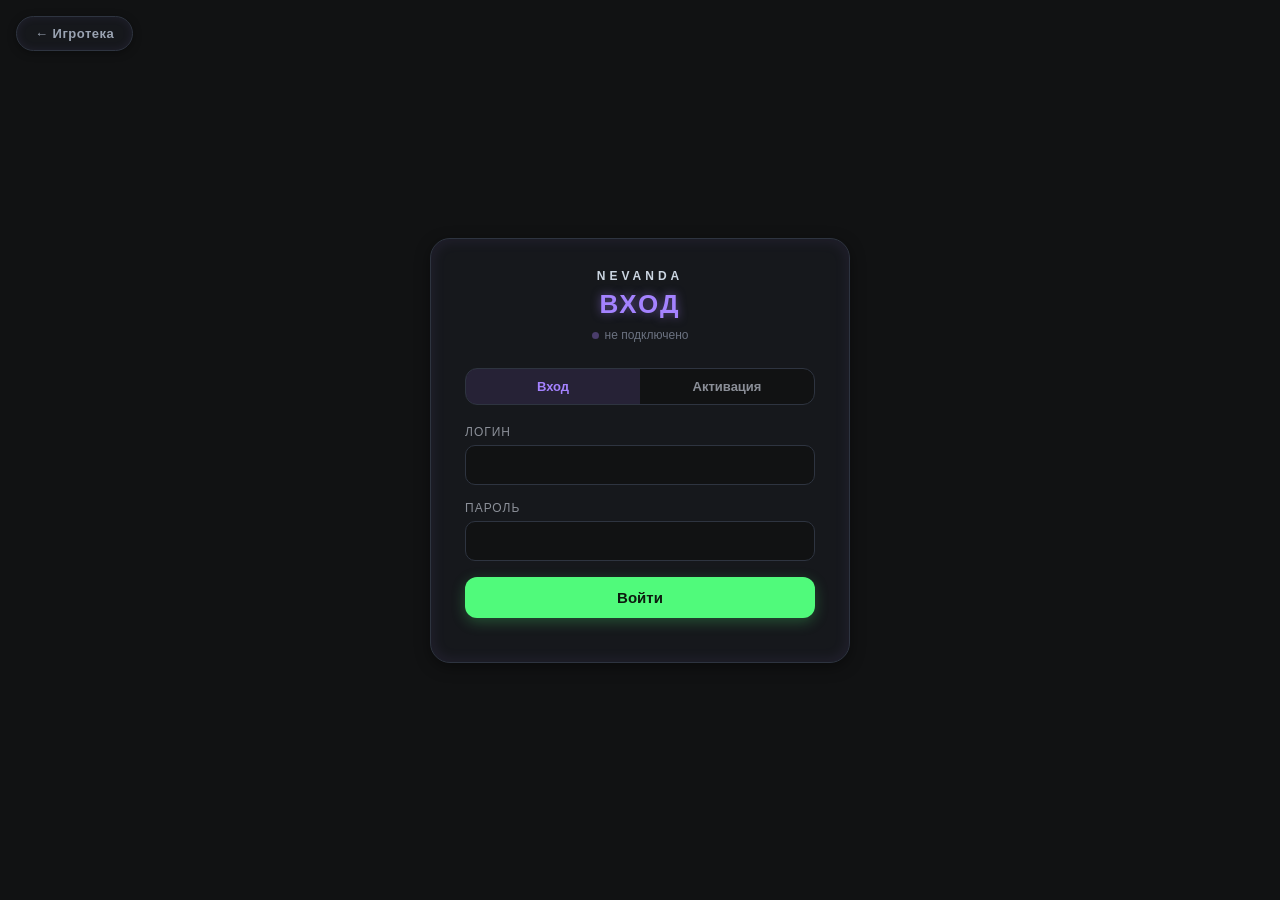
<file: nevanda/index.html>
<!DOCTYPE html>
<html lang="ru">
<head>
<meta charset="UTF-8">
<meta name="viewport" content="width=device-width, initial-scale=1.0">
<meta name="color-scheme" content="dark">
<link rel="stylesheet" href="../hub-link.css">
<title>Nevanda — вход</title>
<style>
  :root { color-scheme: dark; }
  * { box-sizing: border-box; }

  body {
    margin: 0; min-height: 100vh; background: #111213; color: #f1f2f3;
    font-family: sans-serif; display: flex; align-items: center; justify-content: center; padding: 20px;
  }

  .panel {
    width: 100%; max-width: 420px; background: #16181c; padding: 30px 34px;
    border-radius: 20px; border: 1px solid #2e3440;
    box-shadow: inset 0 0 15px rgba(164, 130, 255, 0.1), 0 4px 15px rgba(0,0,0,0.4);
    transition: max-width 0.2s;
  }
  .panel.wide { max-width: 640px; }

  .header { text-align: center; margin-bottom: 26px; }
  .eyebrow { font-size: 12px; font-weight: bold; color: #cbd5e1; text-transform: uppercase; letter-spacing: 4px; margin-bottom: 6px; }
  h1 {
    font-size: 26px; font-weight: bold; color: #a482ff; text-transform: uppercase;
    letter-spacing: 2px; margin: 0; text-shadow: 0 0 10px rgba(164, 130, 255, 0.5);
  }

  .status-line { text-align: center; font-size: 12px; color: #6b7280; margin-top: 8px; }
  .status-line .dot { display: inline-block; width: 7px; height: 7px; border-radius: 50%; background: #4a3d6b; margin-right: 6px; vertical-align: middle; }
  .status-line .dot.live { background: #50fa7b; box-shadow: 0 0 6px rgba(80,250,123,0.7); }

  .tabs { display: flex; background: #111213; border: 1px solid #2e3440; border-radius: 12px; overflow: hidden; margin-bottom: 20px; }
  .tabs button {
    flex: 1; padding: 10px 0; background: transparent; border: none; color: #8b8f98;
    font-family: sans-serif; font-size: 13px; font-weight: 600; cursor: pointer; transition: background 0.15s, color 0.15s;
  }
  .tabs button.active { background: rgba(164, 130, 255, 0.15); color: #a482ff; }

  label { display: block; font-size: 12px; color: #8b8f98; margin-bottom: 6px; text-transform: uppercase; letter-spacing: 1px; }

  input, textarea {
    width: 100%; background: #111213; border: 1px solid #2e3440; color: #f1f2f3;
    font-family: sans-serif; font-size: 14px; padding: 11px 12px; border-radius: 10px; margin-bottom: 16px;
  }
  input:focus, textarea:focus { outline: none; border-color: #a482ff; box-shadow: 0 0 0 3px rgba(164, 130, 255, 0.15); }
  textarea { min-height: 90px; resize: vertical; font-size: 13px; }

  button.submit {
    width: 100%; background: #50fa7b; color: #0d1a0f; border: none; font-family: sans-serif;
    font-weight: 700; font-size: 15px; padding: 12px 0; border-radius: 12px; cursor: pointer;
    box-shadow: 0 4px 14px rgba(80, 250, 123, 0.25); transition: filter 0.15s, transform 0.1s;
  }
  button.submit:hover { filter: brightness(1.06); }
  button.submit:active { transform: scale(0.97); }

  .msg { margin-top: 14px; font-size: 13px; line-height: 1.5; white-space: pre-wrap; word-break: break-all; text-align: center; }
  .msg.error { color: #ff8a72; }
  .msg.ok { color: #50fa7b; }

  .view { display: none; }
  .view.active { display: block; }
  .form { display: none; }
  .form.active { display: block; }

  .session-row { display: flex; justify-content: space-between; align-items: center; margin-bottom: 18px; }
  .session-row .who { font-size: 14px; color: #f1f2f3; }
  .session-row .who span { color: #a482ff; font-weight: 700; }
  .logout {
    background: none; border: 1px solid #2e3440; color: #8b8f98; font-family: sans-serif;
    font-size: 11px; padding: 6px 12px; border-radius: 8px; cursor: pointer;
  }
  .logout:hover { color: #f1f2f3; border-color: #4a4f5a; }

  .search-row { position: relative; margin-bottom: 14px; }
  .search-row input { margin-bottom: 0; padding-left: 34px; }
  .search-row .icon { position: absolute; left: 11px; top: 50%; transform: translateY(-50%); font-size: 13px; color: #6b7280; }
  .item-count-label { font-size: 11px; color: #6b7280; margin-bottom: 10px; text-align: right; }

  .item-grid {
    display: grid;
    grid-template-columns: repeat(auto-fill, minmax(84px, 1fr));
    gap: 8px;
    margin-bottom: 16px;
    max-height: 380px;
    overflow-y: auto;
    padding: 6px 4px;
  }
  .item-slot {
    position: relative;
    background: #111213;
    border: 1px solid #2e3440;
    border-radius: 8px;
    padding: 10px 4px 8px;
    display: flex;
    flex-direction: column;
    align-items: center;
    cursor: pointer;
    transition: border-color 0.12s, transform 0.08s, background 0.12s;
  }
  .item-slot:hover { border-color: #a482ff; transform: translateY(-2px); background: #191b21; }
  .item-slot .icon-wrap { position: relative; font-size: 26px; line-height: 1; margin-bottom: 6px; }
  .item-slot .count-badge {
    position: absolute; top: -8px; right: -14px;
    background: #1c1e24; border: 1px solid #2e3440; border-radius: 8px;
    padding: 1px 5px; font-size: 9.5px; font-weight: 700; color: #f1f2f3;
  }
  .item-slot .name {
    font-size: 9.5px; color: #9ca3af; text-align: center; line-height: 1.25;
    display: -webkit-box; -webkit-line-clamp: 2; -webkit-box-orient: vertical;
    overflow: hidden; width: 100%;
  }
  .item-slot .tooltip {
    position: absolute; bottom: calc(100% + 6px); left: 50%; transform: translateX(-50%);
    background: #0a0a0b; border: 1px solid #2e3440; border-radius: 6px;
    padding: 6px 10px; font-size: 10.5px; white-space: nowrap; color: #cbd5e1;
    opacity: 0; pointer-events: none; transition: opacity 0.12s; z-index: 5;
  }
  .item-slot .tooltip .id { color: #6b7280; }
  .item-slot:hover .tooltip { opacity: 1; }

  .empty-state { text-align: center; color: #6b7280; font-size: 13px; padding: 30px 0; }

  .ghost-btn {
    width: 100%; background: transparent; border: 1px solid #2e3440; color: #cbd5e1;
    font-family: sans-serif; font-size: 13px; font-weight: 600; padding: 9px 0;
    border-radius: 10px; cursor: pointer; margin-bottom: 14px;
  }
  .ghost-btn:hover { border-color: #a482ff; color: #a482ff; }

  .advanced-toggle {
    display: block; text-align: center; font-size: 11px; color: #4a4f5a;
    background: none; border: none; cursor: pointer; width: 100%; margin-bottom: 6px; font-family: sans-serif;
  }
  .advanced-toggle:hover { color: #8b8f98; }
  .advanced-box { display: none; }
  .advanced-box.show { display: block; }

  .requests-section { margin-top: 18px; padding-top: 16px; border-top: 1px dashed #2e3440; }
  .requests-title { font-size: 11px; color: #8b8f98; text-transform: uppercase; letter-spacing: 1.5px; margin-bottom: 10px; }
  .request-row {
    display: flex; justify-content: space-between; align-items: center;
    background: #111213; border: 1px solid #2e3440; border-radius: 8px;
    padding: 8px 10px; margin-bottom: 6px; font-size: 12.5px;
  }
  .request-row .who { color: #6b7280; font-size: 11px; }
  .request-cancel {
    background: none; border: none; color: #6b7280; font-size: 14px; cursor: pointer; padding: 0 4px;
  }
  .request-cancel:hover { color: #ff8a72; }

  .admin-section { display: none; margin-top: 22px; padding-top: 20px; border-top: 1px dashed #2e3440; }
  .admin-section.show { display: block; }
  .admin-title { font-size: 12px; color: #a482ff; text-transform: uppercase; letter-spacing: 2px; margin-bottom: 14px; text-align: center; }

  .invite-result {
    background: #111213; border: 1px solid #50fa7b; border-radius: 10px; padding: 12px;
    margin-top: 12px; font-size: 13px; text-align: center; display: none;
  }
  .invite-result.show { display: block; }
  .invite-result .username { color: #50fa7b; font-weight: 700; font-size: 16px; }

  /* --- модалка запроса --- */
  .modal-overlay {
    display: none; position: fixed; inset: 0; background: rgba(0,0,0,0.6);
    align-items: center; justify-content: center; z-index: 50; padding: 20px;
  }
  .modal-overlay.show { display: flex; }
  .modal-card {
    width: 100%; max-width: 280px; background: #16181c; border: 1px solid #2e3440;
    border-radius: 16px; padding: 24px; text-align: center;
    box-shadow: inset 0 0 15px rgba(164, 130, 255, 0.1), 0 8px 30px rgba(0,0,0,0.5);
  }
  .modal-icon { font-size: 40px; margin-bottom: 8px; }
  .modal-name { font-size: 15px; font-weight: 700; color: #f1f2f3; margin-bottom: 2px; }
  .modal-stock { font-size: 12px; color: #6b7280; margin-bottom: 18px; }
</style>
</head>
<body>

<a class="hub-link" href="../">← Игротека</a>

<div class="panel" id="mainPanel">

  <div id="authView" class="view active">
    <div class="header">
      <div class="eyebrow">Nevanda</div>
      <h1>Вход</h1>
      <div class="status-line"><span class="dot" id="statusDot"></span><span id="statusText">не подключено</span></div>
    </div>

    <div class="tabs">
      <button id="tabLogin" class="active" onclick="switchTab('login')">Вход</button>
      <button id="tabActivate" onclick="switchTab('activate')">Активация</button>
    </div>

    <form id="loginForm" class="form active" onsubmit="return doLogin(event)">
      <label for="loginUser">Логин</label>
      <input id="loginUser" autocomplete="username" required>
      <label for="loginPass">Пароль</label>
      <input id="loginPass" type="password" autocomplete="current-password" required>
      <button class="submit" type="submit">Войти</button>
    </form>

    <form id="activateForm" class="form" onsubmit="return doActivate(event)">
      <label for="actUser">Логин, который вам дали</label>
      <input id="actUser" autocomplete="username" required>
      <label for="actPass">Придумайте пароль</label>
      <input id="actPass" type="password" autocomplete="new-password" required>
      <button class="submit" type="submit">Активировать</button>
    </form>

    <div id="authMsg" class="msg"></div>
  </div>

  <div id="warehouseView" class="view">
    <div class="header">
      <div class="eyebrow">Nevanda</div>
      <h1>Склад</h1>
    </div>

    <div class="session-row">
      <div class="who">вошли как <span id="whoAmI"></span></div>
      <button class="logout" onclick="logout()">выйти</button>
    </div>

    <div class="search-row">
      <span class="icon">🔍</span>
      <input id="itemSearch" placeholder="Поиск по названию..." oninput="renderGrid()">
    </div>
    <div class="item-count-label" id="itemCountLabel"></div>

    <div class="item-grid" id="itemGrid"></div>

    <button class="ghost-btn" onclick="refreshAll()">Обновить</button>

    <div class="requests-section">
      <div class="requests-title">Активные запросы</div>
      <div id="requestsList"></div>
    </div>

    <button class="advanced-toggle" onclick="toggleAdvanced()">расширенный режим (сырой JSON)</button>
    <div id="advancedBox" class="advanced-box">
      <label>Отправить тестовые данные (JSON)</label>
      <textarea id="stateInput">{"minecraft:iron_ingot": 240, "create:andesite_alloy": 96}</textarea>
      <button class="submit" onclick="pushState()">Записать</button>
    </div>

    <div id="warehouseMsg" class="msg"></div>

    <div id="adminSection" class="admin-section">
      <div class="admin-title">Панель администратора</div>
      <label for="newUsername">Новый логин для друга</label>
      <input id="newUsername" autocomplete="off">
      <button class="submit" onclick="createInvite()" type="button">Создать логин</button>
      <div id="adminMsg" class="msg"></div>
      <div id="inviteResult" class="invite-result">
        Готово — скажите другу логин:<br>
        <span class="username" id="inviteUsername"></span>
      </div>
    </div>
  </div>

</div>

<div id="requestModal" class="modal-overlay" onclick="closeModalIfBackdrop(event)">
  <div class="modal-card">
    <div class="modal-icon" id="modalIcon"></div>
    <div class="modal-name" id="modalName"></div>
    <div class="modal-stock" id="modalStock"></div>
    <label for="modalAmount">Количество</label>
    <input id="modalAmount" type="number" min="1" value="1">
    <button class="submit" onclick="submitRequest()">Запросить</button>
    <button class="ghost-btn" onclick="closeModal()">Отмена</button>
    <div id="modalMsg" class="msg"></div>
  </div>
</div>

<script>
  const WORKER_URL = "https://misty-wildflower-a4f2.dszonovdaniil.workers.dev";
  const ADMIN_USERNAME_HINT = "F1reFlay";

  let currentState = {};
  let currentModalItem = null;

  const CATEGORY_RULES = [
    { test: /ore$/, icon: "⛏️" },
    { test: /ingot/, icon: "🧱" },
    { test: /nugget/, icon: "🔸" },
    { test: /dust/, icon: "✨" },
    { test: /gear/, icon: "⚙️" },
    { test: /rod/, icon: "📏" },
    { test: /plate/, icon: "🔲" },
    { test: /(diamond|emerald|gem|amethyst)/, icon: "💎" },
    { test: /(log|plank|wood)/, icon: "🪵" },
    { test: /(seed|wheat|crop|food|carrot|potato)/, icon: "🌾" },
    { test: /(bucket|fluid)/, icon: "🪣" },
    { test: /(circuit|chip|wire|redstone)/, icon: "🔌" },
    { test: /(stone|cobble|andesite|granite|diorite)/, icon: "🪨" },
    { test: /(sword|axe|pickaxe|hoe|shovel|tool)/, icon: "🔧" },
    { test: /(coal|charcoal)/, icon: "⚫" },
    { test: /(glass)/, icon: "🔷" },
  ];

  function iconFor(itemId) {
    const short = itemId.split(":").pop();
    for (const rule of CATEGORY_RULES) {
      if (rule.test.test(short)) return rule.icon;
    }
    return "📦";
  }

  function prettyName(itemId) {
    const short = itemId.split(":").pop();
    return short.split("_").map(w => w.charAt(0).toUpperCase() + w.slice(1)).join(" ");
  }

  function setStatus(live, text) {
    document.getElementById("statusDot").classList.toggle("live", live);
    document.getElementById("statusText").textContent = text;
  }

  function switchTab(which) {
    document.getElementById("tabLogin").classList.toggle("active", which === "login");
    document.getElementById("tabActivate").classList.toggle("active", which === "activate");
    document.getElementById("loginForm").classList.toggle("active", which === "login");
    document.getElementById("activateForm").classList.toggle("active", which === "activate");
    document.getElementById("authMsg").textContent = "";
  }

  function showAuthMsg(text, isError) {
    const el = document.getElementById("authMsg");
    el.textContent = text;
    el.className = "msg " + (isError ? "error" : "ok");
  }

  function toggleAdvanced() {
    document.getElementById("advancedBox").classList.toggle("show");
  }

  async function createInvite() {
    const token = localStorage.getItem("warehouse_token");
    const username = document.getElementById("newUsername").value.trim();
    const msgEl = document.getElementById("adminMsg");
    const resultEl = document.getElementById("inviteResult");
    resultEl.classList.remove("show");
    try {
      const res = await fetch(WORKER_URL + "/admin/invite", {
        method: "POST",
        headers: { "Content-Type": "application/json", "Authorization": "Bearer " + token },
        body: JSON.stringify({ username })
      });
      const data = await res.json();
      if (!res.ok) { msgEl.textContent = "Ошибка: " + (data.error || res.status); msgEl.className = "msg error"; return; }
      msgEl.textContent = "";
      document.getElementById("inviteUsername").textContent = data.username;
      resultEl.classList.add("show");
      document.getElementById("newUsername").value = "";
    } catch (err) {
      msgEl.textContent = "Не достучались до сервера: " + err.message;
      msgEl.className = "msg error";
    }
  }

  async function doActivate(e) {
    e.preventDefault();
    const username = document.getElementById("actUser").value.trim();
    const password = document.getElementById("actPass").value;
    try {
      const res = await fetch(WORKER_URL + "/activate", {
        method: "POST", headers: { "Content-Type": "application/json" },
        body: JSON.stringify({ username, password })
      });
      const data = await res.json();
      if (!res.ok) { showAuthMsg("Ошибка: " + (data.error || res.status), true); return false; }
      showAuthMsg("Готово, теперь можно войти.", false);
      switchTab("login");
      document.getElementById("loginUser").value = username;
    } catch (err) {
      showAuthMsg("Не достучались до сервера: " + err.message, true);
    }
    return false;
  }

  async function doLogin(e) {
    e.preventDefault();
    const username = document.getElementById("loginUser").value.trim();
    const password = document.getElementById("loginPass").value;
    try {
      const res = await fetch(WORKER_URL + "/login", {
        method: "POST", headers: { "Content-Type": "application/json" },
        body: JSON.stringify({ username, password })
      });
      const data = await res.json();
      if (!res.ok) { showAuthMsg("Ошибка: " + (data.error || res.status), true); return false; }
      localStorage.setItem("warehouse_token", data.token);
      localStorage.setItem("warehouse_user", username);
      enterWarehouse(username);
    } catch (err) {
      showAuthMsg("Не достучались до сервера: " + err.message, true);
    }
    return false;
  }

  function logout() {
    localStorage.removeItem("warehouse_token");
    localStorage.removeItem("warehouse_user");
    document.getElementById("warehouseView").classList.remove("active");
    document.getElementById("authView").classList.add("active");
    document.getElementById("mainPanel").classList.remove("wide");
    setStatus(false, "не подключено");
  }

  function enterWarehouse(username) {
    document.getElementById("authView").classList.remove("active");
    document.getElementById("warehouseView").classList.add("active");
    document.getElementById("mainPanel").classList.add("wide");
    document.getElementById("whoAmI").textContent = username;
    document.getElementById("adminSection").classList.toggle("show", username === ADMIN_USERNAME_HINT);
    setStatus(true, "авторизован");
    refreshAll();
  }

  function showWarehouseMsg(text, isError) {
    const el = document.getElementById("warehouseMsg");
    el.textContent = text;
    el.className = "msg " + (isError ? "error" : "ok");
  }

  function renderGrid() {
    const grid = document.getElementById("itemGrid");
    const query = document.getElementById("itemSearch").value.trim().toLowerCase();
    const entries = Object.entries(currentState)
      .filter(([id]) => prettyName(id).toLowerCase().includes(query) || id.toLowerCase().includes(query))
      .sort((a, b) => b[1] - a[1]);

    document.getElementById("itemCountLabel").textContent = entries.length + " позиций";

    if (entries.length === 0) {
      grid.innerHTML = '<div class="empty-state" style="grid-column: 1 / -1;">Ничего не найдено</div>';
      return;
    }

    grid.innerHTML = entries.map(([id, count]) => `
      <div class="item-slot" onclick="openRequestModal('${id.replace(/'/g, "\\'")}')">
        <div class="icon-wrap">
          ${iconFor(id)}
          <span class="count-badge">${formatCount(count)}</span>
        </div>
        <div class="name">${prettyName(id)}</div>
        <div class="tooltip">${prettyName(id)} — ${count} шт.<br><span class="id">${id}</span></div>
      </div>
    `).join("");
  }

  function formatCount(n) {
    if (n >= 1000000) return (n / 1000000).toFixed(1).replace(/\.0$/, "") + "M";
    if (n >= 1000) return (n / 1000).toFixed(1).replace(/\.0$/, "") + "K";
    return String(n);
  }

  function openRequestModal(id) {
    currentModalItem = id;
    const count = currentState[id] || 0;
    document.getElementById("modalIcon").textContent = iconFor(id);
    document.getElementById("modalName").textContent = prettyName(id);
    document.getElementById("modalStock").textContent = "на складе: " + count;
    const amountInput = document.getElementById("modalAmount");
    amountInput.value = 1;
    amountInput.max = count;
    document.getElementById("modalMsg").textContent = "";
    document.getElementById("requestModal").classList.add("show");
  }

  function closeModal() {
    document.getElementById("requestModal").classList.remove("show");
    currentModalItem = null;
  }

  function closeModalIfBackdrop(e) {
    if (e.target.id === "requestModal") closeModal();
  }

  async function submitRequest() {
    const token = localStorage.getItem("warehouse_token");
    const amount = parseInt(document.getElementById("modalAmount").value, 10);
    const msgEl = document.getElementById("modalMsg");
    if (!amount || amount <= 0) { msgEl.textContent = "Укажите количество"; msgEl.className = "msg error"; return; }
    try {
      const res = await fetch(WORKER_URL + "/requests", {
        method: "POST",
        headers: { "Content-Type": "application/json", "Authorization": "Bearer " + token },
        body: JSON.stringify({ item: currentModalItem, amount })
      });
      const data = await res.json();
      if (!res.ok) { msgEl.textContent = "Ошибка: " + (data.error || res.status); msgEl.className = "msg error"; return; }
      closeModal();
      loadRequests();
      showWarehouseMsg("Запрос отправлен.", false);
    } catch (err) {
      msgEl.textContent = "Не достучались до сервера: " + err.message;
      msgEl.className = "msg error";
    }
  }

  async function loadRequests() {
    const token = localStorage.getItem("warehouse_token");
    const listEl = document.getElementById("requestsList");
    try {
      const res = await fetch(WORKER_URL + "/requests", { headers: { "Authorization": "Bearer " + token } });
      const list = await res.json();
      if (!res.ok) return;
      if (list.length === 0) {
        listEl.innerHTML = '<div class="empty-state" style="padding:10px 0;">Пусто</div>';
        return;
      }
      listEl.innerHTML = list.map(r => `
        <div class="request-row">
          <div>${iconFor(r.item)} ${prettyName(r.item)} × ${r.amount} <span class="who">— ${r.requestedBy}</span></div>
          <button class="request-cancel" onclick="cancelRequest('${r.id}')">✕</button>
        </div>
      `).join("");
    } catch (err) {
      // тихо игнорируем — не критично для основного экрана
    }
  }

  async function cancelRequest(id) {
    const token = localStorage.getItem("warehouse_token");
    try {
      await fetch(WORKER_URL + "/requests/cancel", {
        method: "POST",
        headers: { "Content-Type": "application/json", "Authorization": "Bearer " + token },
        body: JSON.stringify({ id })
      });
      loadRequests();
    } catch (err) {}
  }

  async function refreshState() {
    const token = localStorage.getItem("warehouse_token");
    try {
      const res = await fetch(WORKER_URL + "/warehouse", { headers: { "Authorization": "Bearer " + token } });
      const text = await res.text();
      if (!res.ok) { showWarehouseMsg("Ошибка: " + res.status, true); if (res.status === 401) logout(); return; }
      currentState = JSON.parse(text);
      document.getElementById("stateInput").value = text;
      renderGrid();
      showWarehouseMsg("Обновлено.", false);
    } catch (err) {
      showWarehouseMsg("Не достучались до сервера: " + err.message, true);
    }
  }

  function refreshAll() {
    refreshState();
    loadRequests();
  }

  async function pushState() {
    const token = localStorage.getItem("warehouse_token");
    const raw = document.getElementById("stateInput").value;
    try { JSON.parse(raw); } catch { showWarehouseMsg("Это не валидный JSON.", true); return; }
    try {
      const res = await fetch(WORKER_URL + "/warehouse", {
        method: "POST", headers: { "Authorization": "Bearer " + token }, body: raw
      });
      if (!res.ok) { showWarehouseMsg("Ошибка записи: " + res.status, true); return; }
      showWarehouseMsg("Записано.", false);
      refreshState();
    } catch (err) {
      showWarehouseMsg("Не достучались до сервера: " + err.message, true);
    }
  }

  const savedToken = localStorage.getItem("warehouse_token");
  const savedUser = localStorage.getItem("warehouse_user");
  if (savedToken && savedUser) enterWarehouse(savedUser);
</script>

</body>
</html>
</file>
<file: hub-link.css>
/* Общая кнопка «← Игротека» для всех страниц сайта. Подключать: <link rel="stylesheet" href="../hub-link.css"> */
.hub-link {
  position: absolute; top: 16px; left: 16px; z-index: 900;
  display: inline-flex; align-items: center; gap: 6px;
  font-family: sans-serif; font-size: 13px; font-weight: bold; letter-spacing: 0.5px; line-height: 1;
  color: #9aa3b2; text-decoration: none;
  background: #16181c; border: 1px solid #2e3440; border-radius: 999px; padding: 10px 18px;
  box-shadow: inset 0 0 10px rgba(164, 130, 255, 0.08), 0 2px 8px rgba(0, 0, 0, 0.35);
  transition: color 0.2s ease, border-color 0.2s ease, background 0.2s ease, box-shadow 0.2s ease;
}
.hub-link:hover {
  color: #f1f2f3; border-color: #a482ff; background: rgba(164, 130, 255, 0.1);
  box-shadow: inset 0 0 10px rgba(164, 130, 255, 0.15), 0 0 14px rgba(164, 130, 255, 0.25);
}
.hub-link:active { transform: scale(0.97); }

/* светлая тема ходилки */
body.light-theme .hub-link { background: #ffffff; border-color: #d0d5dd; color: #4b5563; box-shadow: 0 2px 8px rgba(0, 0, 0, 0.1); }
body.light-theme .hub-link:hover { color: #7c3aed; border-color: #7c3aed; background: #f5f0ff; }

/* на узких экранах кнопка не должна наезжать на заголовок */
@media (max-width: 1024px) {
  body { padding-top: 68px !important; }
}
</file>
